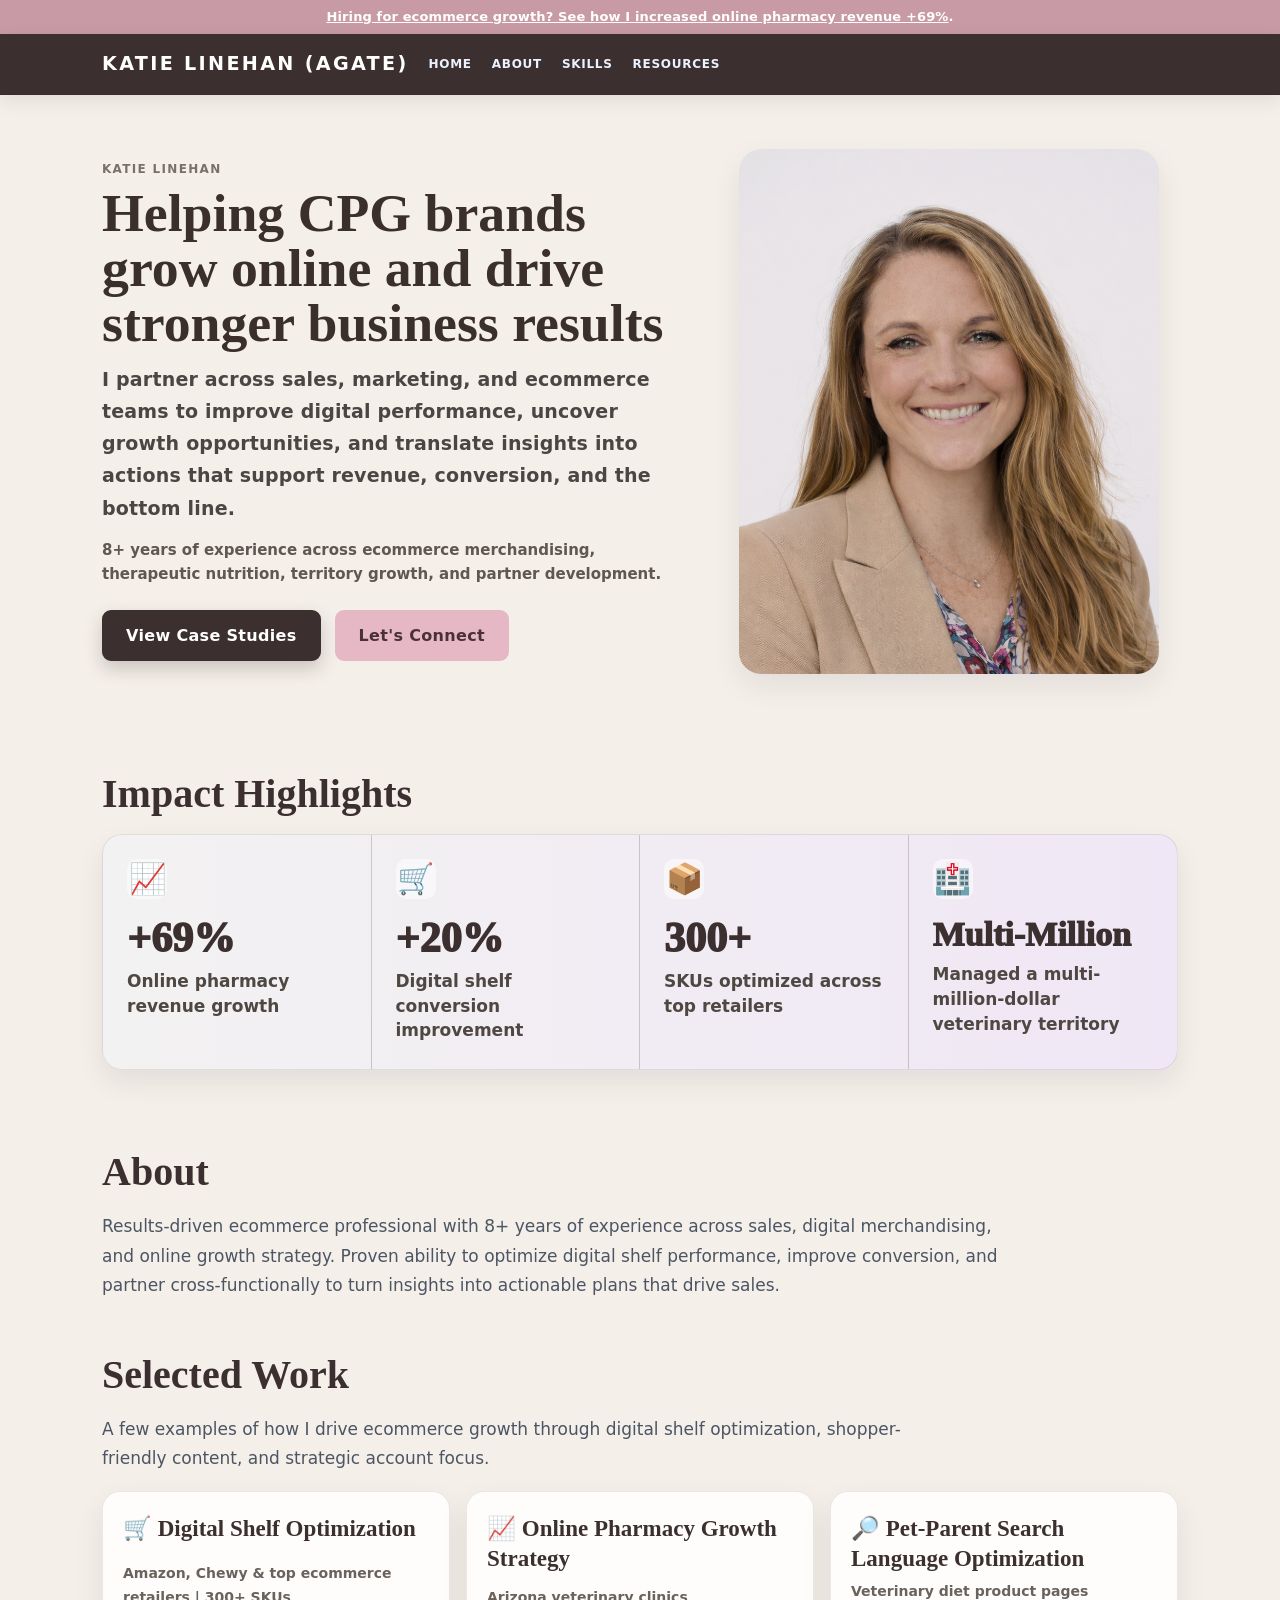
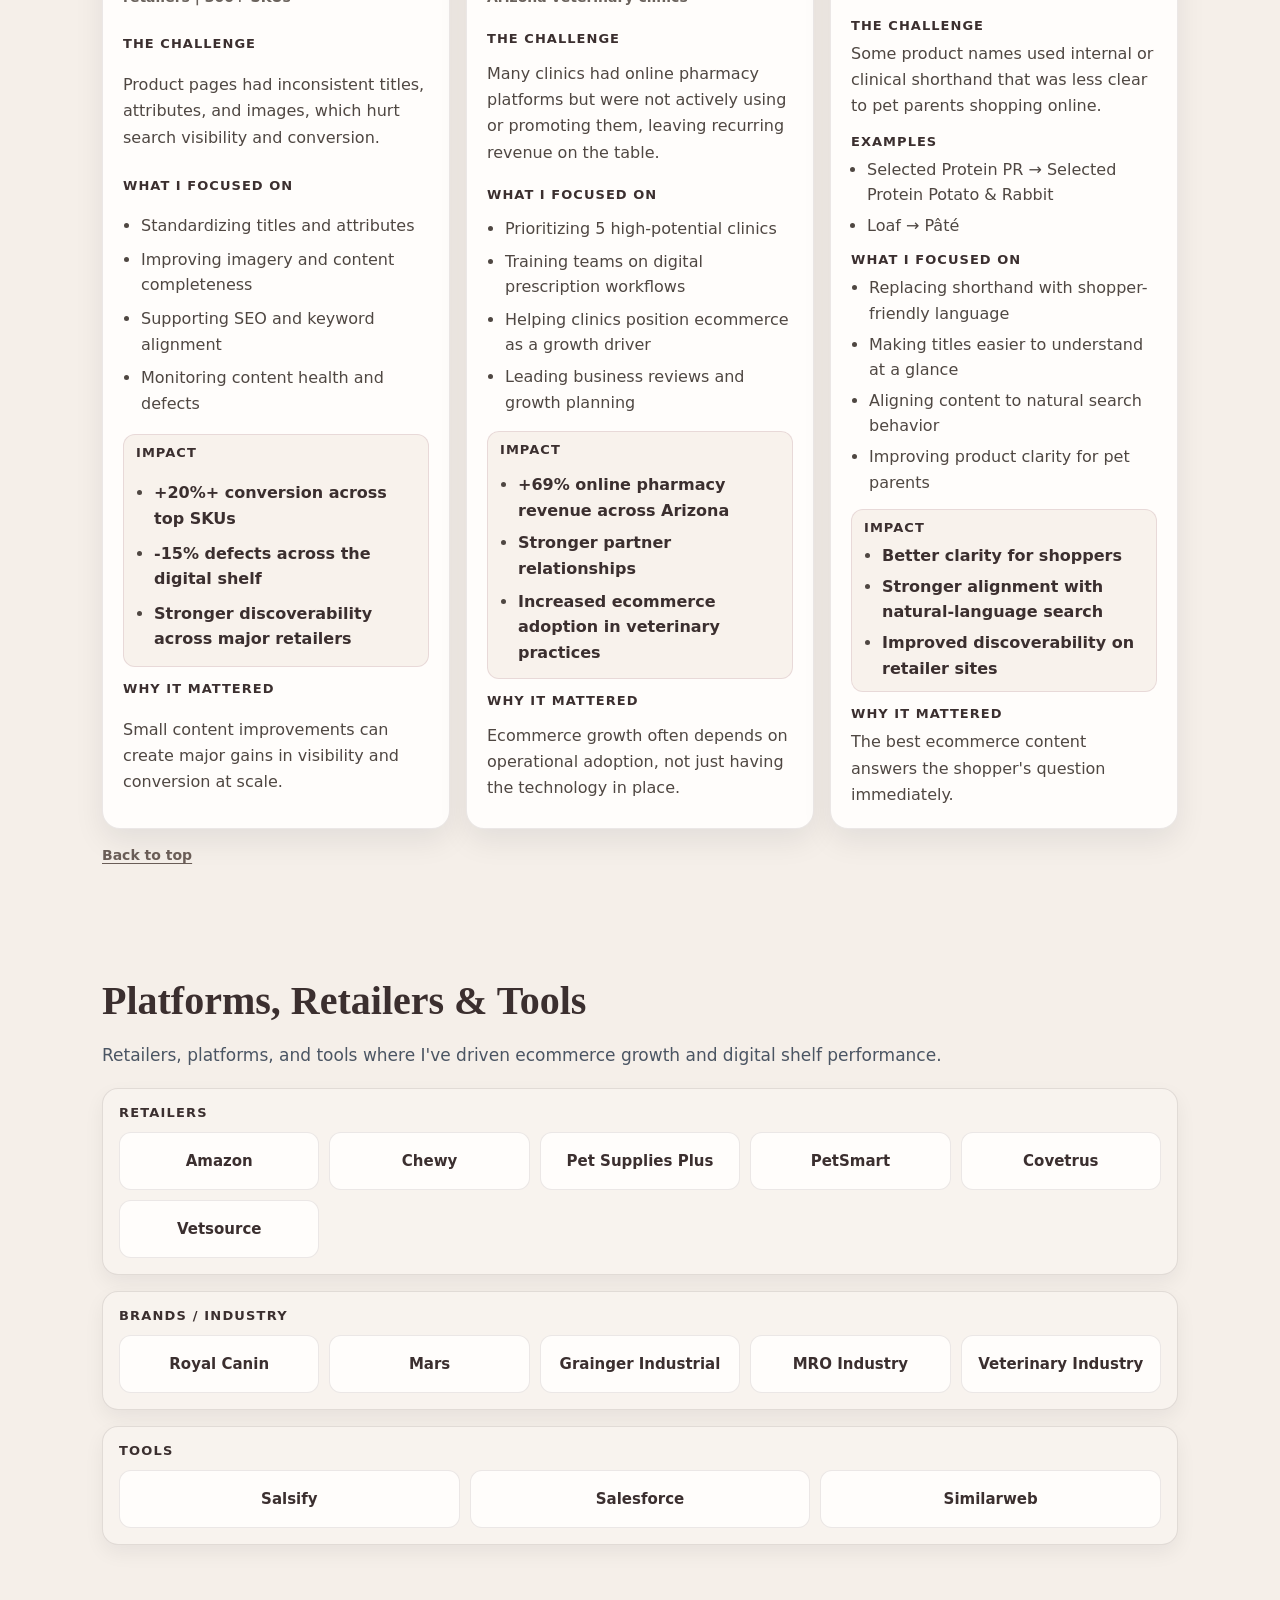
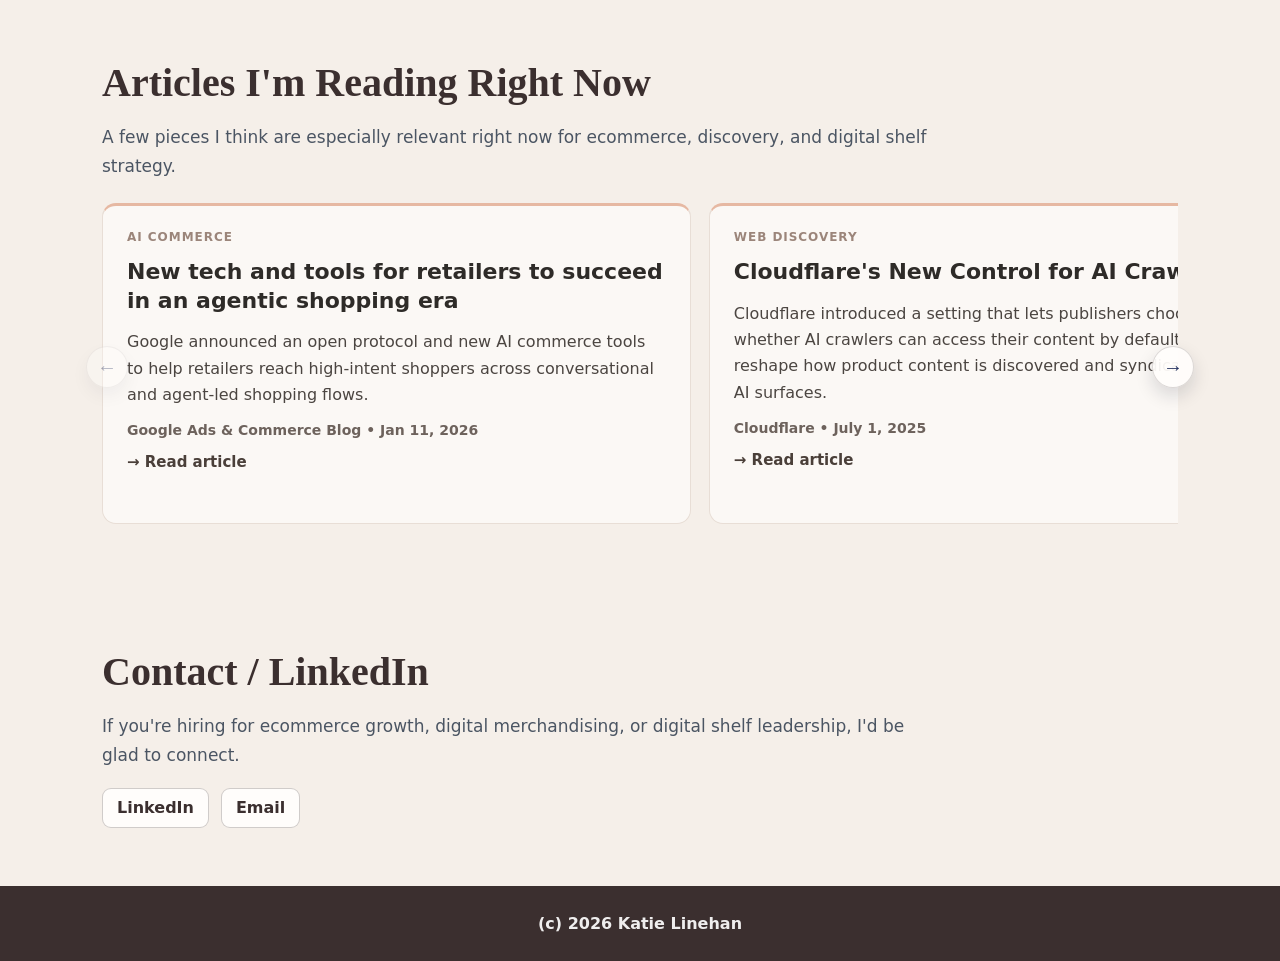
<file: index.html>
<!doctype html>
<html lang="en">
  <head>
    <meta charset="UTF-8" />
    <meta name="viewport" content="width=device-width,initial-scale=1" />
    <title>Katie Linehan | eCommerce &amp; Digital Merchandising Strategist</title>
    <link rel="icon" type="image/svg+xml" href="./favicon.svg" />
    <link rel="stylesheet" href="./styles.css?v=20260310p" />
  </head>

  <body data-page="index">
    <div class="announcement">
      <div class="container announcement__inner">
        <p>
          <span id="announcementIntro"></span>
          <a id="announcementLink" href="#" target="_blank" rel="noreferrer"></a>.
        </p>
      </div>
    </div>

    <header class="nav">
      <div class="container nav__inner">
        <div class="brand">KATIE LINEHAN (AGATE)</div>

        <nav class="nav__links" aria-label="Primary">
          <a href="./index.html">HOME</a>
          <a href="./about.html">ABOUT</a>
          <a href="./skills.html">SKILLS</a>
          <a href="./resources.html">RESOURCES</a>
        </nav>

        <button
          class="nav__toggle"
          type="button"
          aria-label="Toggle navigation menu"
          aria-controls="mobileNavMenu"
          aria-expanded="false"
        >
          <span class="nav__toggleLines" aria-hidden="true">
            <span></span>
            <span></span>
            <span></span>
          </span>
        </button>
      </div>
      <nav id="mobileNavMenu" class="mobileNavMenu" aria-label="Mobile Primary">
        <a href="./index.html">Home</a>
        <a href="./about.html">About</a>
        <a href="./skills.html">Skills</a>
        <a href="./resources.html">Resources</a>
      </nav>
    </header>

    <main id="home" class="hero">
      <div class="container hero__inner">
        <div class="hero__copy">
          <p id="heroName" class="hero__name"></p>
          <h1 id="heroHeadline" class="hero__headline"></h1>
          <p id="heroSubhead" class="hero__subhead"></p>
          <p id="heroMetaLine" class="hero__metaLine"></p>
          <div class="hero__buttons">
            <a id="heroSelectedWorkLink" class="btn btn--interview" href="#case-studies"></a>
            <a id="heroInterviewLink" class="btn btn--ghost" href="./contact.html"></a>
          </div>
        </div>

        <div class="hero__media">
          <div class="photoFrame">
            <img
              class="photo"
              src="./Headshot_Katie copy.png"
              alt="Photo of Katie Linehan"
              loading="eager"
            />
          </div>
        </div>
      </div>
    </main>

    <section id="key-results" class="section">
      <div class="container section__inner">
        <h2 id="keyResultsTitle" class="section__title"></h2>
        <div id="keyResultsList" class="keyResultsList"></div>
      </div>
    </section>

    <section id="about" class="section section--alt">
      <div class="container section__inner">
        <h2 id="aboutTitle" class="section__title"></h2>
        <div id="aboutSummary" class="aboutSummary"></div>
      </div>
    </section>

    <section id="case-studies" class="section">
      <div class="container section__inner">
        <h2 id="caseStudiesTitle" class="section__title"></h2>
        <p id="caseStudiesIntro" class="section__lede"></p>
        <div id="caseStudiesCards" class="caseStudiesGrid"></div>
        <a id="caseStudiesBackToTop" class="backToTopLink" href="#home"></a>
      </div>
    </section>

    <section id="platforms-retailers" class="section section--alt">
      <div class="container section__inner">
        <h2 id="platformsRetailersTitle" class="section__title"></h2>
        <p id="platformsRetailersLede" class="section__lede"></p>
        <div id="platformsRetailersList" class="logoGrid"></div>
      </div>
    </section>

    <section id="industry-reading" class="section">
      <div class="container section__inner">
        <h2 id="industryReadingTitle" class="section__title"></h2>
        <p id="industryReadingLede" class="section__lede"></p>
        <div class="readingScroller" data-reading-scroller>
          <button
            class="readingScroller__button readingScroller__button--prev"
            type="button"
            aria-label="Scroll to previous articles"
            data-reading-prev
          >
            <span aria-hidden="true">&larr;</span>
          </button>
          <div class="readingScroller__viewport" data-reading-viewport>
            <div id="industryReadingCards" class="readingGrid"></div>
          </div>
          <button
            class="readingScroller__button readingScroller__button--next"
            type="button"
            aria-label="Scroll to next articles"
            data-reading-next
          >
            <span aria-hidden="true">&rarr;</span>
          </button>
        </div>
      </div>
    </section>

    <section id="contact" class="section">
      <div class="container section__inner">
        <h2 id="contactTitle" class="section__title"></h2>
        <p id="contactLede" class="section__lede"></p>
        <div class="contactActions">
          <a
            id="contactLinkedInLink"
            class="contactLinkedIn"
            href="#"
            target="_blank"
            rel="noreferrer"
          ></a>
          <a id="contactEmailLink" class="contactLinkedIn" href="#"></a>
        </div>
      </div>
    </section>

    <footer class="footer">
      <div class="container footer__inner">
        <span>(c) <span id="year"></span> <span id="footerName">Katie Linehan</span></span>
      </div>
    </footer>

    <script src="./content.js?v=20260310p"></script>
    <script src="./platform.js?v=20260310p"></script>
  </body>
</html>
</file>
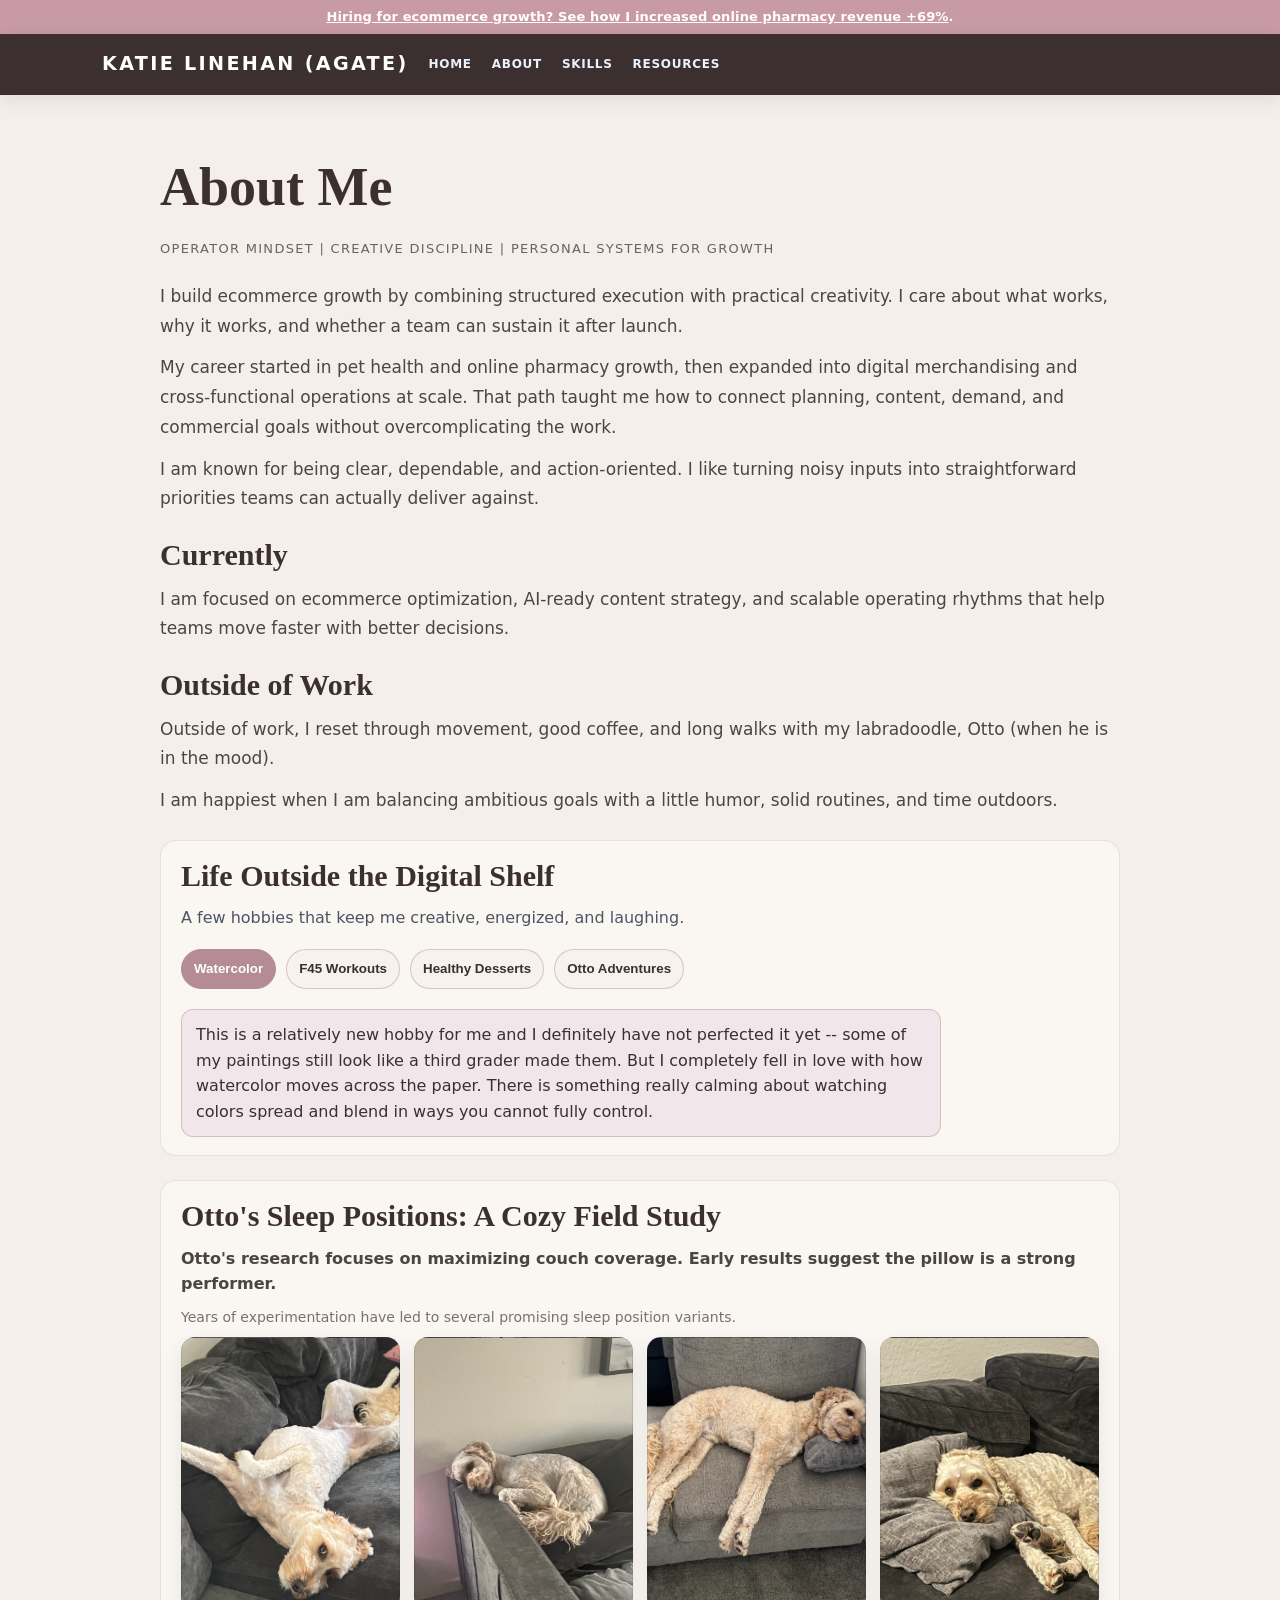
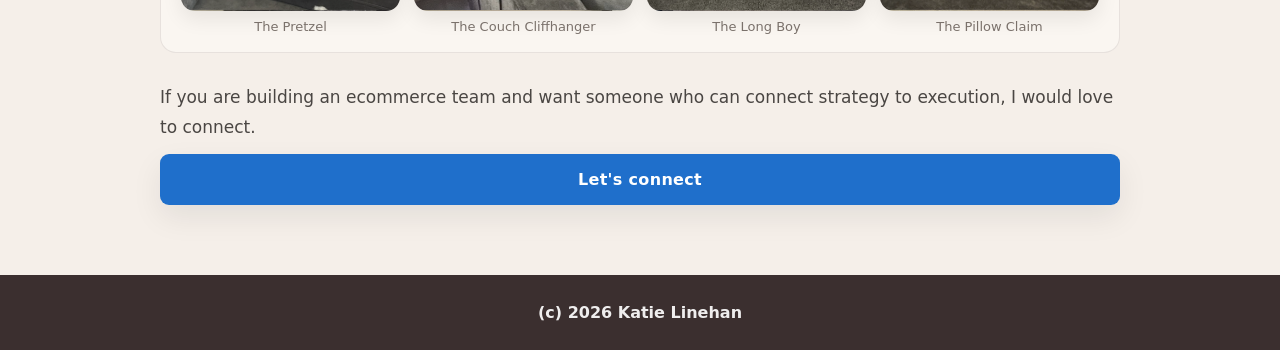
<file: about.html>
<!doctype html>
<html lang="en">
  <head>
    <meta charset="UTF-8" />
    <meta name="viewport" content="width=device-width,initial-scale=1" />
    <title>Katie Linehan | About</title>
    <link rel="icon" type="image/svg+xml" href="./favicon.svg" />
    <link rel="stylesheet" href="./styles.css?v=20260310p" />
  </head>
  <body data-page="about">
    <div class="announcement">
      <div class="container announcement__inner">
        <p>
          <span id="announcementIntro"></span>
          <a id="announcementLink" href="#" target="_blank" rel="noreferrer"></a>.
        </p>
      </div>
    </div>

    <header class="nav">
      <div class="container nav__inner">
        <div class="brand">KATIE LINEHAN (AGATE)</div>

        <nav class="nav__links" aria-label="Primary">
          <a href="./index.html">HOME</a>
          <a href="./about.html">ABOUT</a>
          <a href="./skills.html">SKILLS</a>
          <a href="./resources.html">RESOURCES</a>
        </nav>

        <button
          class="nav__toggle"
          type="button"
          aria-label="Toggle navigation menu"
          aria-controls="mobileNavMenu"
          aria-expanded="false"
        >
          <span class="nav__toggleLines" aria-hidden="true">
            <span></span>
            <span></span>
            <span></span>
          </span>
        </button>
      </div>
      <nav id="mobileNavMenu" class="mobileNavMenu" aria-label="Mobile Primary">
        <a href="./index.html">Home</a>
        <a href="./about.html">About</a>
        <a href="./skills.html">Skills</a>
        <a href="./resources.html">Resources</a>
      </nav>
    </header>

    <main class="section aboutPage" id="about">
      <div class="container">
        <section class="aboutPage__content">
          <h1 id="aboutTitle" class="aboutPage__title"></h1>
          <p id="aboutSubhead" class="aboutPage__subhead"></p>

          <div id="aboutIntro" class="aboutTextBlock"></div>

          <section class="aboutTextBlock">
            <h2 id="aboutCurrentlyTitle" class="aboutPanel__title"></h2>
            <p id="aboutCurrentlyText"></p>
          </section>

          <section class="aboutTextBlock">
            <h2 id="aboutOutsideTitle" class="aboutPanel__title"></h2>
            <div id="aboutOutsideParagraphs" class="aboutTextBlock"></div>
          </section>

          <section class="aboutPanel">
            <h2 id="aboutHobbiesTitle" class="aboutPanel__title"></h2>
            <p id="aboutHobbiesHook" class="hobbies__hook"></p>
            <div id="aboutHobbiesChips" class="chips"></div>
            <p id="aboutHobbyDescription" class="hobbyDescription"></p>
          </section>

          <section class="aboutPanel">
            <h2 id="aboutGalleryTitle" class="aboutPanel__title"></h2>
            <p id="aboutGallerySubtitle" class="aboutGallerySubtitle"></p>
            <p id="aboutGalleryNote" class="aboutGalleryNote"></p>
            <div id="aboutGalleryGrid" class="aboutPhotoGrid"></div>
          </section>

          <section class="aboutTextBlock aboutCtaBlock">
            <p id="aboutCtaText"></p>
            <a id="aboutCtaLink" class="btn btn--primary" href="./contact.html"></a>
          </section>
        </section>
      </div>
    </main>

    <footer class="footer">
      <div class="container footer__inner">
        <span>(c) <span id="year"></span> <span id="footerName">Katie Linehan</span></span>
      </div>
    </footer>

    <script src="./content.js?v=20260310p"></script>
    <script src="./platform.js?v=20260310p"></script>
  </body>
</html>
</file>
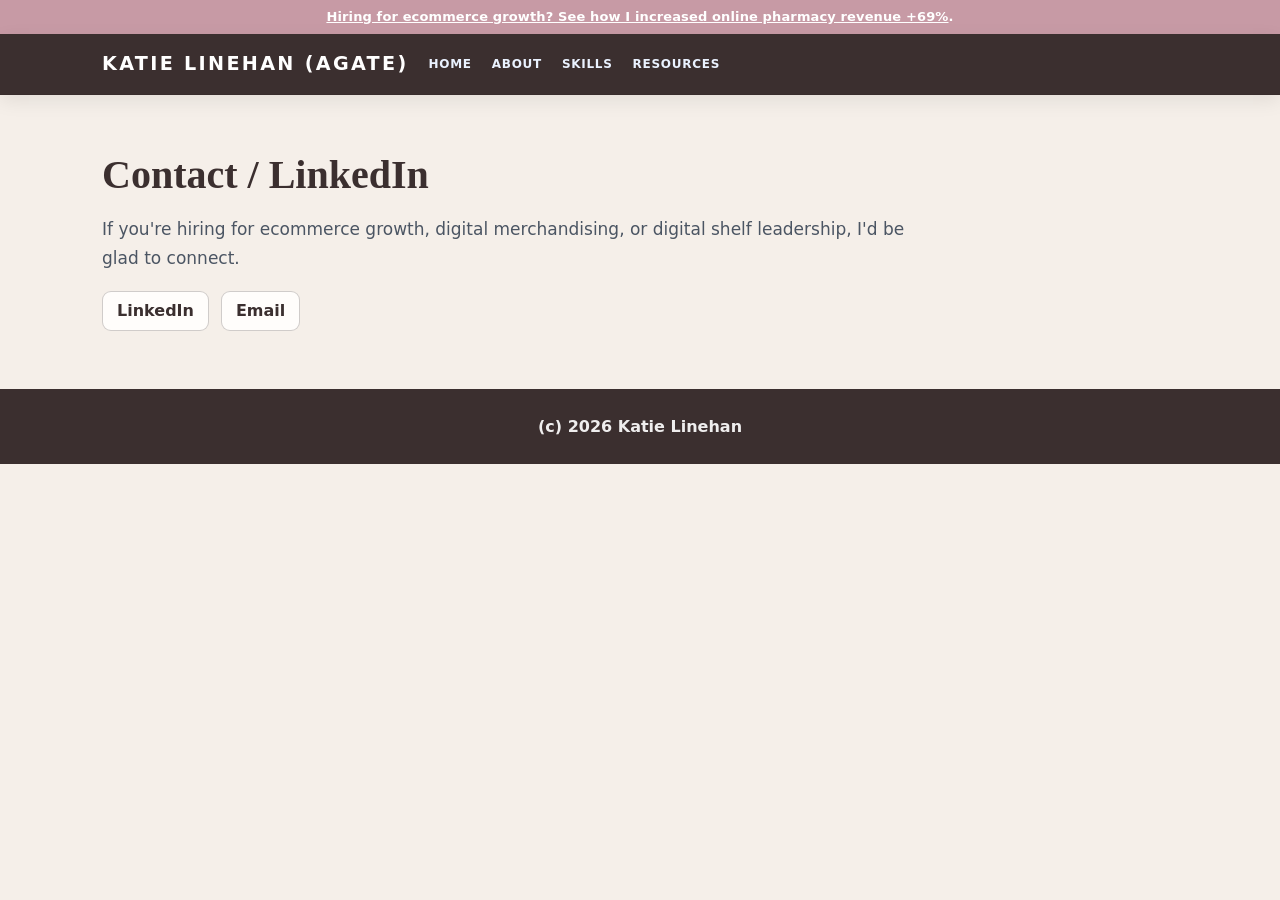
<file: contact.html>
<!doctype html>
<html lang="en">
  <head>
    <meta charset="UTF-8" />
    <meta name="viewport" content="width=device-width,initial-scale=1" />
    <title>Katie Linehan | Contact</title>
    <link rel="icon" type="image/svg+xml" href="./favicon.svg" />
    <link rel="stylesheet" href="./styles.css?v=20260310p" />
  </head>
  <body data-page="contact">
    <div class="announcement">
      <div class="container announcement__inner">
        <p>
          <span id="announcementIntro"></span>
          <a id="announcementLink" href="#" target="_blank" rel="noreferrer"></a>.
        </p>
      </div>
    </div>

    <header class="nav">
      <div class="container nav__inner">
        <div class="brand">KATIE LINEHAN (AGATE)</div>
        <nav class="nav__links" aria-label="Primary">
          <a href="./index.html">HOME</a>
          <a href="./about.html">ABOUT</a>
          <a href="./skills.html">SKILLS</a>
          <a href="./resources.html">RESOURCES</a>
        </nav>
        <button
          class="nav__toggle"
          type="button"
          aria-label="Toggle navigation menu"
          aria-controls="mobileNavMenu"
          aria-expanded="false"
        >
          <span class="nav__toggleLines" aria-hidden="true">
            <span></span>
            <span></span>
            <span></span>
          </span>
        </button>
      </div>
      <nav id="mobileNavMenu" class="mobileNavMenu" aria-label="Mobile Primary">
        <a href="./index.html">Home</a>
        <a href="./about.html">About</a>
        <a href="./skills.html">Skills</a>
        <a href="./resources.html">Resources</a>
      </nav>
    </header>

    <main class="section">
      <div class="container section__inner">
        <h1 id="contactTitle" class="section__title"></h1>
        <p id="contactLede" class="section__lede"></p>
        <div class="contactActions">
          <a
            id="contactLinkedInLink"
            class="contactLinkedIn"
            href="#"
            target="_blank"
            rel="noreferrer"
          ></a>
          <a id="contactEmailLink" class="contactLinkedIn" href="#"></a>
        </div>
      </div>
    </main>

    <footer class="footer">
      <div class="container footer__inner">
        <span>(c) <span id="year"></span> <span id="footerName">Katie Linehan</span></span>
      </div>
    </footer>

    <script src="./content.js?v=20260310p"></script>
    <script src="./platform.js?v=20260310p"></script>
  </body>
</html>
</file>
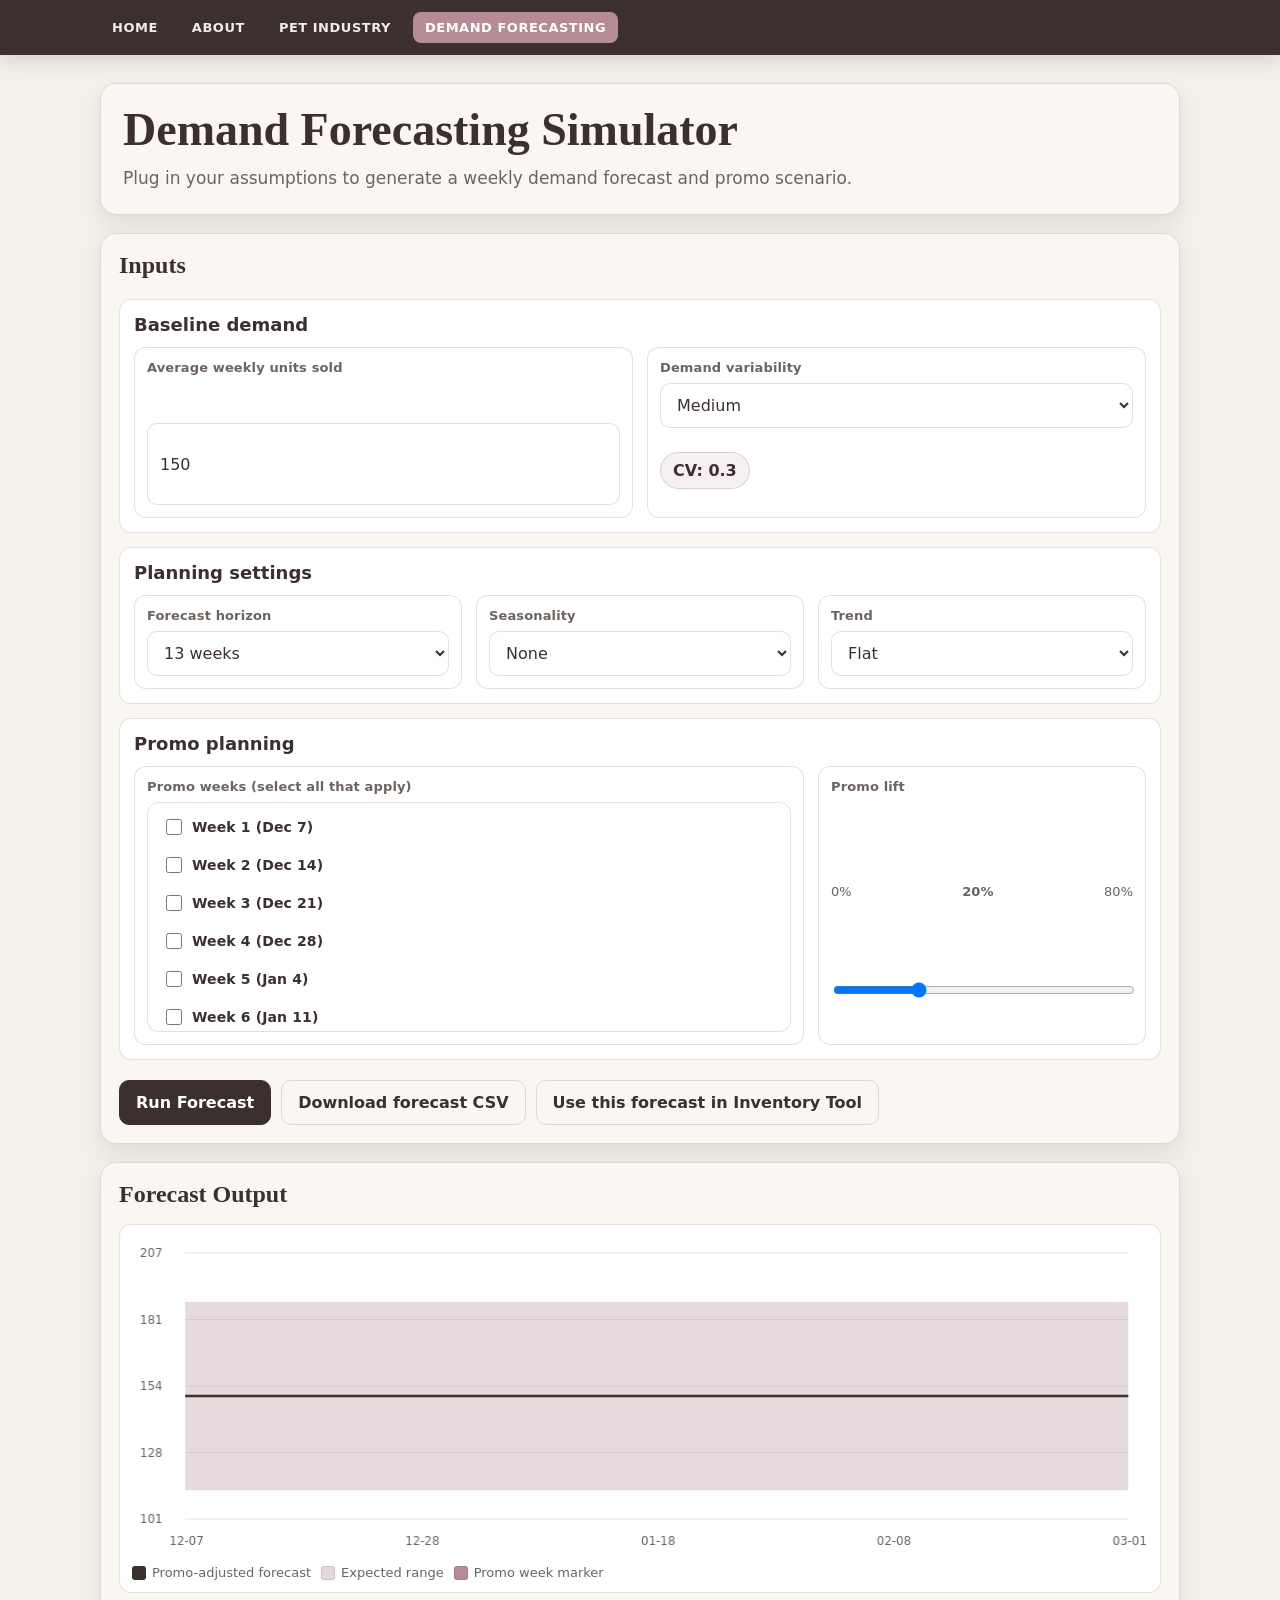
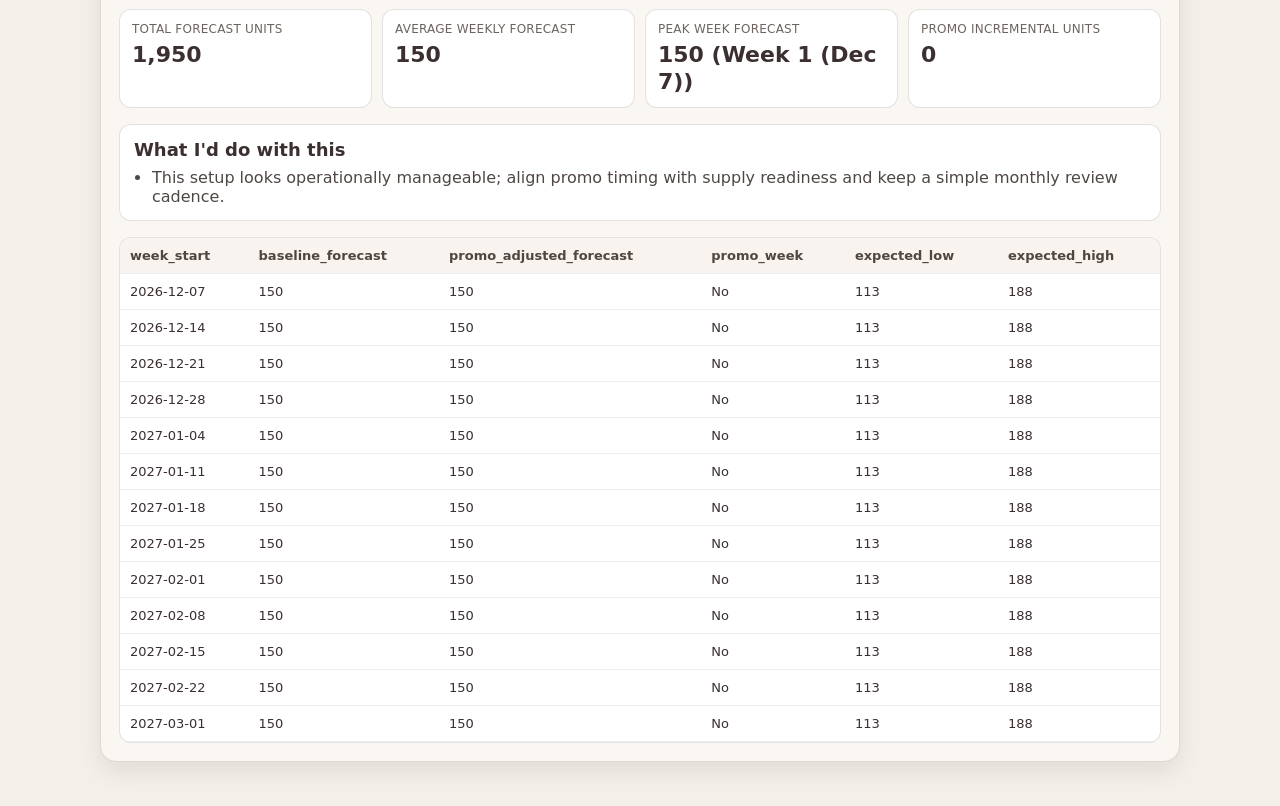
<file: forecasting.html>
<!--
Demand Forecasting Simulator: Users set baseline demand, variability, horizon, seasonality, trend, and promo weeks/lift.
The page generates a deterministic week-by-week forecast, expected range band, promo-adjusted view, chart, summary metrics, actionable operator notes, CSV export, and optional inventory-tool handoff via localStorage.
-->
<!doctype html>
<html lang="en">
  <head>
    <meta charset="UTF-8" />
    <meta name="viewport" content="width=device-width,initial-scale=1" />
    <title>Demand Forecasting Simulator</title>
    <link rel="icon" type="image/svg+xml" href="./favicon.svg" />
    <style>
      :root {
        --bg: #f5efe9;
        --panel: #faf6f1;
        --ink: #3b2f2f;
        --muted: #6d645f;
        --accent: #b58c95;
        --accent-dark: #8e6c74;
        --line: rgba(59, 47, 47, 0.14);
        --shadow: 0 10px 24px rgba(0, 0, 0, 0.08);
        --ok: #2d6b45;
        --warn: #8a5a1f;
      }

      * {
        box-sizing: border-box;
      }

      body {
        margin: 0;
        background: var(--bg);
        color: var(--ink);
        font-family: ui-sans-serif, system-ui, -apple-system, Segoe UI, Roboto, Helvetica, Arial, sans-serif;
      }

      .topTabs {
        position: sticky;
        top: 0;
        z-index: 20;
        border-bottom: 1px solid var(--line);
        background: #3b2f2f;
        box-shadow: 0 6px 18px rgba(0, 0, 0, 0.12);
      }

      .topTabs__inner {
        max-width: 1120px;
        margin: 0 auto;
        padding: 0 20px;
        min-height: 54px;
        display: flex;
        align-items: center;
        gap: 10px;
        flex-wrap: wrap;
      }

      .tabLink {
        color: #f2ece7;
        text-decoration: none;
        padding: 8px 12px;
        border-radius: 8px;
        font-size: 13px;
        letter-spacing: 0.04em;
        text-transform: uppercase;
        font-weight: 700;
      }

      .tabLink:hover,
      .tabLink:focus-visible {
        background: rgba(255, 255, 255, 0.14);
        outline: none;
      }

      .tabLink[aria-current="page"] {
        background: var(--accent);
        color: #ffffff;
      }

      .wrap {
        max-width: 1120px;
        margin: 0 auto;
        padding: 28px 20px 44px;
        display: grid;
        gap: 18px;
      }

      .headerCard,
      .panel,
      .outputPanel {
        background: var(--panel);
        border: 1px solid var(--line);
        border-radius: 16px;
        box-shadow: var(--shadow);
      }

      .headerCard {
        padding: 22px;
      }

      h1 {
        margin: 0;
        font-size: clamp(30px, 4.1vw, 46px);
        line-height: 1.05;
        font-family: ui-serif, Georgia, Times, "Times New Roman", serif;
      }

      .microcopy {
        margin: 10px 0 0;
        color: var(--muted);
        font-size: 17px;
        line-height: 1.65;
        max-width: 860px;
      }

      .panel {
        padding: 18px;
        display: grid;
        gap: 20px;
      }

      .panelTitle {
        margin: 0;
        font-size: 24px;
        font-family: ui-serif, Georgia, Times, "Times New Roman", serif;
      }

      .grid {
        display: grid;
        grid-template-columns: repeat(12, minmax(0, 1fr));
        gap: 14px;
      }

      .field,
      .subPanel {
        background: #fff;
        border: 1px solid var(--line);
        border-radius: 12px;
      }

      .subPanel {
        padding: 14px;
        display: grid;
        gap: 12px;
      }

      .subPanel h3 {
        margin: 0;
        font-size: 18px;
      }

      .field {
        padding: 12px;
        display: grid;
        gap: 8px;
      }

      .field label {
        font-size: 13px;
        color: var(--muted);
        font-weight: 700;
        letter-spacing: 0.01em;
      }

      input,
      select {
        width: 100%;
        border: 1px solid var(--line);
        border-radius: 10px;
        padding: 11px 12px;
        font: inherit;
        color: var(--ink);
        background: #fff;
      }

      input:focus,
      select:focus,
      button:focus-visible,
      a:focus-visible {
        outline: 2px solid var(--accent);
        outline-offset: 2px;
      }

      .helper {
        margin: 0;
        color: var(--muted);
        font-size: 13px;
      }

      .pillReadout {
        display: inline-flex;
        align-items: center;
        gap: 8px;
        color: var(--ink);
        font-weight: 700;
        background: #f7f0f2;
        border: 1px solid rgba(181, 140, 149, 0.35);
        border-radius: 999px;
        padding: 8px 12px;
        width: fit-content;
      }

      .hidden {
        display: none !important;
      }

      .weekChecklistWrap {
        border: 1px solid var(--line);
        border-radius: 12px;
        background: #fff;
        max-height: 230px;
        overflow: auto;
        padding: 8px;
      }

      .weekChecklist {
        display: grid;
        gap: 6px;
      }

      .weekItem {
        display: flex;
        align-items: center;
        gap: 10px;
        padding: 8px 10px;
        border-radius: 9px;
      }

      .weekItem:hover {
        background: #f7f1f3;
      }

      .weekItem input {
        width: 16px;
        height: 16px;
        margin: 0;
      }

      .weekLabel {
        font-size: 14px;
        color: var(--ink);
      }

      .rangeRow {
        display: grid;
        gap: 8px;
      }

      .rangeHeader {
        display: flex;
        justify-content: space-between;
        gap: 8px;
        font-size: 13px;
        color: var(--muted);
      }

      .ctaRow {
        display: flex;
        flex-wrap: wrap;
        gap: 10px;
        align-items: center;
      }

      .btn {
        border: 1px solid transparent;
        border-radius: 10px;
        font: inherit;
        font-weight: 800;
        cursor: pointer;
        padding: 12px 16px;
        text-decoration: none;
        display: inline-flex;
        align-items: center;
        justify-content: center;
      }

      .btnPrimary {
        background: #3b2f2f;
        color: #fff;
        border-color: #3b2f2f;
      }

      .btnPrimary:hover {
        background: #322828;
      }

      .btnSecondary {
        background: transparent;
        color: var(--ink);
        border-color: var(--line);
      }

      .btnSecondary:hover {
        background: #f2e7e9;
        border-color: rgba(181, 140, 149, 0.7);
      }

      .outputPanel {
        padding: 18px;
        display: grid;
        gap: 16px;
      }

      .chartWrap {
        background: #fff;
        border: 1px solid var(--line);
        border-radius: 12px;
        padding: 12px;
      }

      canvas {
        width: 100%;
        height: 320px;
        display: block;
      }

      .legend {
        margin-top: 8px;
        display: flex;
        flex-wrap: wrap;
        gap: 10px;
        font-size: 13px;
        color: var(--muted);
      }

      .legendItem {
        display: inline-flex;
        align-items: center;
        gap: 6px;
      }

      .swatch {
        width: 14px;
        height: 14px;
        border-radius: 3px;
        border: 1px solid var(--line);
      }

      .cards {
        display: grid;
        grid-template-columns: repeat(4, minmax(0, 1fr));
        gap: 10px;
      }

      .summaryCard {
        background: #fff;
        border: 1px solid var(--line);
        border-radius: 12px;
        padding: 12px;
      }

      .summaryLabel {
        margin: 0;
        color: var(--muted);
        font-size: 12px;
        letter-spacing: 0.02em;
        text-transform: uppercase;
      }

      .summaryValue {
        margin: 6px 0 0;
        font-size: 22px;
        font-weight: 900;
        line-height: 1.2;
      }

      .tableWrap {
        border: 1px solid var(--line);
        border-radius: 12px;
        overflow: auto;
        background: #fff;
      }

      table {
        width: 100%;
        border-collapse: collapse;
        min-width: 760px;
      }

      th,
      td {
        padding: 10px 10px;
        border-bottom: 1px solid rgba(59, 47, 47, 0.08);
        text-align: left;
        font-size: 13px;
      }

      th {
        position: sticky;
        top: 0;
        background: #f8f3ee;
        color: #4e4641;
        z-index: 1;
      }

      .insightPanel {
        background: #fff;
        border: 1px solid var(--line);
        border-radius: 12px;
        padding: 14px;
      }

      .insightPanel h3 {
        margin: 0 0 8px;
        font-size: 18px;
      }

      .insightPanel ul {
        margin: 0;
        padding-left: 18px;
        display: grid;
        gap: 7px;
        color: #4f4743;
      }

      .insightWarn {
        color: var(--warn);
      }

      .insightOk {
        color: var(--ok);
      }

      .handoffHint {
        margin: 0;
        font-size: 13px;
        color: var(--muted);
      }

      .handoffLink {
        color: var(--accent-dark);
        font-weight: 700;
        text-decoration: underline;
        text-underline-offset: 3px;
      }

      @media (max-width: 980px) {
        .cards {
          grid-template-columns: repeat(2, minmax(0, 1fr));
        }

        .grid {
          grid-template-columns: 1fr;
        }

        .headerCard,
        .panel,
        .outputPanel {
          padding: 14px;
          border-radius: 14px;
        }

        canvas {
          height: 260px;
        }
      }
    </style>
  </head>
  <body>
    <header class="topTabs">
      <div class="topTabs__inner">
        <a class="tabLink" href="./index.html">Home</a>
        <a class="tabLink" href="./about.html">About</a>
        <a class="tabLink" href="./pet-industry.html">Pet Industry</a>
        <a class="tabLink" href="./forecasting.html" aria-current="page">Demand Forecasting</a>
      </div>
    </header>

    <main class="wrap">
      <section class="headerCard">
        <h1>Demand Forecasting Simulator</h1>
        <p class="microcopy">Plug in your assumptions to generate a weekly demand forecast and promo scenario.</p>
      </section>

      <section class="panel" aria-labelledby="inputsTitle">
        <h2 id="inputsTitle" class="panelTitle">Inputs</h2>

        <div class="grid">
          <section class="subPanel" style="grid-column: span 12;">
            <h3>Baseline demand</h3>
            <div class="grid">
              <div class="field" style="grid-column: span 6;">
                <label for="avgWeeklyUnits">Average weekly units sold</label>
                <input id="avgWeeklyUnits" type="number" min="0" step="1" value="150" />
              </div>
              <div class="field" style="grid-column: span 6;">
                <label for="demandVariability">Demand variability</label>
                <select id="demandVariability">
                  <option value="low">Low</option>
                  <option value="medium" selected>Medium</option>
                  <option value="high">High</option>
                </select>
                <p id="cvReadout" class="pillReadout">CV: 0.25</p>
              </div>
            </div>
          </section>

          <section class="subPanel" style="grid-column: span 12;">
            <h3>Planning settings</h3>
            <div class="grid">
              <div class="field" style="grid-column: span 4;">
                <label for="horizonWeeks">Forecast horizon</label>
                <select id="horizonWeeks">
                  <option value="8">8 weeks</option>
                  <option value="13" selected>13 weeks</option>
                  <option value="26">26 weeks</option>
                </select>
              </div>
              <div class="field" style="grid-column: span 4;">
                <label for="seasonality">Seasonality</label>
                <select id="seasonality">
                  <option value="none" selected>None</option>
                  <option value="mild">Mild</option>
                  <option value="strong">Strong</option>
                </select>
              </div>
              <div class="field" style="grid-column: span 4;">
                <label for="trend">Trend</label>
                <select id="trend">
                  <option value="flat" selected>Flat</option>
                  <option value="growing">Growing</option>
                  <option value="declining">Declining</option>
                </select>
              </div>
              <div id="trendPctWrap" class="field hidden" style="grid-column: span 4;">
                <label for="trendPctMonth">Trend % per month</label>
                <input id="trendPctMonth" type="number" min="0" step="0.1" value="0" />
                <p class="helper">Used only for Growing/Declining.</p>
              </div>
            </div>
          </section>

          <section class="subPanel" style="grid-column: span 12;">
            <h3>Promo planning</h3>
            <div class="grid">
              <div class="field" style="grid-column: span 8;">
                <label>Promo weeks (select all that apply)</label>
                <div class="weekChecklistWrap">
                  <div id="weekChecklist" class="weekChecklist"></div>
                </div>
              </div>
              <div class="field" style="grid-column: span 4;">
                <label for="promoLift">Promo lift</label>
                <div class="rangeRow">
                  <div class="rangeHeader">
                    <span>0%</span>
                    <strong id="promoLiftReadout">20%</strong>
                    <span>80%</span>
                  </div>
                  <input id="promoLift" type="range" min="0" max="80" step="1" value="20" />
                </div>
              </div>
            </div>
          </section>
        </div>

        <div class="ctaRow">
          <button id="runForecastBtn" class="btn btnPrimary" type="button">Run Forecast</button>
          <button id="downloadCsvBtn" class="btn btnSecondary" type="button">Download forecast CSV</button>
          <button id="handoffBtn" class="btn btnSecondary" type="button">Use this forecast in Inventory Tool</button>
          <p id="handoffHint" class="handoffHint hidden">
            Forecast saved. Open <a class="handoffLink" href="./inventory.html">inventory.html</a> when ready.
          </p>
        </div>
      </section>

      <section class="outputPanel" aria-labelledby="outputsTitle">
        <h2 id="outputsTitle" class="panelTitle">Forecast Output</h2>

        <div class="chartWrap">
          <canvas id="forecastCanvas" width="1000" height="360" aria-label="Forecast chart" role="img"></canvas>
          <div class="legend">
            <span class="legendItem"><span class="swatch" style="background:#3b2f2f"></span>Promo-adjusted forecast</span>
            <span class="legendItem"><span class="swatch" style="background:rgba(181,140,149,.35)"></span>Expected range</span>
            <span class="legendItem"><span class="swatch" style="background:#b58c95"></span>Promo week marker</span>
          </div>
        </div>

        <div class="cards">
          <article class="summaryCard">
            <p class="summaryLabel">Total forecast units</p>
            <p id="sumTotal" class="summaryValue">0</p>
          </article>
          <article class="summaryCard">
            <p class="summaryLabel">Average weekly forecast</p>
            <p id="sumAvg" class="summaryValue">0</p>
          </article>
          <article class="summaryCard">
            <p class="summaryLabel">Peak week forecast</p>
            <p id="sumPeak" class="summaryValue">0</p>
          </article>
          <article class="summaryCard">
            <p class="summaryLabel">Promo incremental units</p>
            <p id="sumPromoInc" class="summaryValue">0</p>
          </article>
        </div>

        <div class="insightPanel">
          <h3>What I'd do with this</h3>
          <ul id="insightList"></ul>
        </div>

        <div class="tableWrap">
          <table>
            <thead>
              <tr>
                <th>week_start</th>
                <th>baseline_forecast</th>
                <th>promo_adjusted_forecast</th>
                <th>promo_week</th>
                <th>expected_low</th>
                <th>expected_high</th>
              </tr>
            </thead>
            <tbody id="forecastTableBody"></tbody>
          </table>
        </div>
      </section>
    </main>

    <script>
      (function () {
        "use strict";

        var cvMap = {
          low: 0.15,
          medium: 0.25,
          high: 0.4
        };

        var debounceTimer = null;
        var latestRows = [];
        var latestMetadata = null;

        var els = {
          avgWeeklyUnits: document.getElementById("avgWeeklyUnits"),
          demandVariability: document.getElementById("demandVariability"),
          cvReadout: document.getElementById("cvReadout"),
          horizonWeeks: document.getElementById("horizonWeeks"),
          seasonality: document.getElementById("seasonality"),
          trend: document.getElementById("trend"),
          trendPctWrap: document.getElementById("trendPctWrap"),
          trendPctMonth: document.getElementById("trendPctMonth"),
          weekChecklist: document.getElementById("weekChecklist"),
          promoLift: document.getElementById("promoLift"),
          promoLiftReadout: document.getElementById("promoLiftReadout"),
          runForecastBtn: document.getElementById("runForecastBtn"),
          downloadCsvBtn: document.getElementById("downloadCsvBtn"),
          handoffBtn: document.getElementById("handoffBtn"),
          handoffHint: document.getElementById("handoffHint"),
          sumTotal: document.getElementById("sumTotal"),
          sumAvg: document.getElementById("sumAvg"),
          sumPeak: document.getElementById("sumPeak"),
          sumPromoInc: document.getElementById("sumPromoInc"),
          forecastTableBody: document.getElementById("forecastTableBody"),
          insightList: document.getElementById("insightList"),
          forecastCanvas: document.getElementById("forecastCanvas")
        };

        function fmtInt(value) {
          return Math.round(value).toLocaleString();
        }

        function fmtOne(value) {
          return Number(value).toFixed(1);
        }

        function toISODate(dateObj) {
          var y = dateObj.getFullYear();
          var m = String(dateObj.getMonth() + 1).padStart(2, "0");
          var d = String(dateObj.getDate()).padStart(2, "0");
          return y + "-" + m + "-" + d;
        }

        function prettyWeekLabel(dateObj, weekIndex) {
          var month = dateObj.toLocaleDateString(undefined, { month: "short" });
          var day = dateObj.toLocaleDateString(undefined, { day: "numeric" });
          return "Week " + (weekIndex + 1) + " (" + month + " " + day + ")";
        }

        function getNextMonday() {
          var now = new Date();
          now.setHours(0, 0, 0, 0);
          var day = now.getDay();
          var daysUntilMonday = ((8 - day) % 7) || 7;
          var monday = new Date(now);
          monday.setDate(now.getDate() + daysUntilMonday);
          return monday;
        }

        function buildWeekStarts(horizon) {
          var starts = [];
          var first = getNextMonday();
          for (var i = 0; i < horizon; i += 1) {
            var d = new Date(first);
            d.setDate(first.getDate() + i * 7);
            starts.push(d);
          }
          return starts;
        }

        function seasonalityMultiplier(type, index) {
          if (type === "none") return 1;
          var cycle = 13;
          var radians = (2 * Math.PI * (index % cycle)) / cycle;
          var amp = type === "strong" ? 0.2 : 0.1;
          return 1 + amp * Math.sin(radians);
        }

        function trendMultiplier(type, index, pctPerMonth) {
          if (type === "flat") return 1;
          var pct = Math.max(0, Number(pctPerMonth) || 0);
          if (type === "declining") {
            pct = Math.min(99, pct);
          }
          var monthlyFactor = type === "growing" ? 1 + pct / 100 : 1 - pct / 100;
          var weeklyFactor = Math.pow(monthlyFactor, 1 / 4.345);
          return Math.pow(weeklyFactor, index);
        }

        function getState() {
          var mean = Math.max(0, Number(els.avgWeeklyUnits.value) || 0);
          var variability = els.demandVariability.value;
          var cv = cvMap[variability] || cvMap.medium;
          var horizon = Number(els.horizonWeeks.value) || 13;
          var seasonality = els.seasonality.value;
          var trend = els.trend.value;
          var trendPctMonth = Math.max(0, Number(els.trendPctMonth.value) || 0);
          var promoLift = Math.max(0, Number(els.promoLift.value) || 0) / 100;

          var promoWeeks = new Set();
          var checks = els.weekChecklist.querySelectorAll("input[type='checkbox']");
          checks.forEach(function (input) {
            if (input.checked) {
              promoWeeks.add(Number(input.dataset.weekIndex));
            }
          });

          return {
            mean: mean,
            cv: cv,
            horizon: horizon,
            seasonality: seasonality,
            trend: trend,
            trendPctMonth: trendPctMonth,
            promoLift: promoLift,
            promoWeeks: promoWeeks,
            variability: variability
          };
        }

        function rebuildWeekChecklist() {
          var horizon = Number(els.horizonWeeks.value) || 13;
          var starts = buildWeekStarts(horizon);

          var selectedBefore = new Set();
          var existing = els.weekChecklist.querySelectorAll("input[type='checkbox']");
          existing.forEach(function (input) {
            if (input.checked) selectedBefore.add(Number(input.dataset.weekIndex));
          });

          els.weekChecklist.innerHTML = "";

          starts.forEach(function (dateObj, idx) {
            var row = document.createElement("label");
            row.className = "weekItem";

            var cb = document.createElement("input");
            cb.type = "checkbox";
            cb.dataset.weekIndex = String(idx);
            cb.checked = selectedBefore.has(idx);

            var text = document.createElement("span");
            text.className = "weekLabel";
            text.textContent = prettyWeekLabel(dateObj, idx);

            row.appendChild(cb);
            row.appendChild(text);
            els.weekChecklist.appendChild(row);
          });
        }

        function computeForecast(state) {
          var starts = buildWeekStarts(state.horizon);
          var rows = [];

          for (var i = 0; i < state.horizon; i += 1) {
            var base =
              state.mean *
              seasonalityMultiplier(state.seasonality, i) *
              trendMultiplier(state.trend, i, state.trendPctMonth);

            var promoWeek = state.promoWeeks.has(i);
            var promoAdjusted = promoWeek ? base * (1 + state.promoLift) : base;

            var low = promoAdjusted * (1 - state.cv);
            var high = promoAdjusted * (1 + state.cv);

            rows.push({
              idx: i,
              week_start: toISODate(starts[i]),
              label: prettyWeekLabel(starts[i], i),
              baseline_forecast: base,
              promo_adjusted_forecast: promoAdjusted,
              promo_week: promoWeek,
              expected_low: low,
              expected_high: high
            });
          }

          return rows;
        }

        function renderSummary(rows) {
          if (!rows.length) return;

          var total = rows.reduce(function (acc, row) {
            return acc + row.promo_adjusted_forecast;
          }, 0);
          var avg = total / rows.length;

          var peak = rows.reduce(function (maxRow, row) {
            return row.promo_adjusted_forecast > maxRow.promo_adjusted_forecast ? row : maxRow;
          }, rows[0]);

          var promoIncremental = rows.reduce(function (acc, row) {
            return acc + (row.promo_adjusted_forecast - row.baseline_forecast);
          }, 0);

          els.sumTotal.textContent = fmtInt(total);
          els.sumAvg.textContent = fmtInt(avg);
          els.sumPeak.textContent = fmtInt(peak.promo_adjusted_forecast) + " (" + peak.label + ")";
          els.sumPromoInc.textContent = fmtInt(promoIncremental);
        }

        function renderTable(rows) {
          els.forecastTableBody.innerHTML = rows
            .map(function (row) {
              return (
                "<tr>" +
                "<td>" + row.week_start + "</td>" +
                "<td>" + fmtInt(row.baseline_forecast) + "</td>" +
                "<td>" + fmtInt(row.promo_adjusted_forecast) + "</td>" +
                "<td>" + (row.promo_week ? "Yes" : "No") + "</td>" +
                "<td>" + fmtInt(row.expected_low) + "</td>" +
                "<td>" + fmtInt(row.expected_high) + "</td>" +
                "</tr>"
              );
            })
            .join("");
        }

        function renderInsights(rows, state) {
          var promoWeeksCount = rows.filter(function (r) { return r.promo_week; }).length;
          var items = [];

          if (state.promoLift >= 0.3 && promoWeeksCount >= 3) {
            items.push("Promo intensity is high across multiple weeks; pressure-test inventory buffers to reduce stockout risk.");
          }

          if (state.seasonality === "strong") {
            items.push("Strong seasonality selected; validate these assumptions against last-year weekly patterns before locking plans.");
          } else if (state.seasonality === "mild") {
            items.push("Mild seasonality is a good starting point; review category events to tune peaks and troughs.");
          }

          if (state.trend === "growing") {
            items.push("With a growth trend, revisit assumptions monthly so demand plans stay aligned to current run-rate.");
          }

          if (state.trend === "declining") {
            items.push("With a declining trend, monitor markdown and media strategy to protect velocity in softer weeks.");
          }

          if (state.cv >= 0.4) {
            items.push("High variability suggests wider operating ranges; coordinate supply and account teams on upside/downside scenarios.");
          }

          if (!items.length) {
            items.push("This setup looks operationally manageable; align promo timing with supply readiness and keep a simple monthly review cadence.");
          }

          els.insightList.innerHTML = items
            .slice(0, 3)
            .map(function (txt) { return "<li>" + txt + "</li>"; })
            .join("");
        }

        function drawChart(rows) {
          var canvas = els.forecastCanvas;
          var ctx = canvas.getContext("2d");
          if (!ctx) return;

          var parent = canvas.parentElement;
          if (parent) {
            var cssWidth = parent.clientWidth - 8;
            var dpr = window.devicePixelRatio || 1;
            canvas.width = Math.max(400, Math.floor(cssWidth * dpr));
            canvas.height = Math.floor(320 * dpr);
            ctx.setTransform(dpr, 0, 0, dpr, 0, 0);
          }

          var w = canvas.width / (window.devicePixelRatio || 1);
          var h = canvas.height / (window.devicePixelRatio || 1);
          ctx.clearRect(0, 0, w, h);

          var pad = { top: 16, right: 20, bottom: 38, left: 54 };
          var plotW = w - pad.left - pad.right;
          var plotH = h - pad.top - pad.bottom;

          if (!rows.length) return;

          var maxY = rows.reduce(function (m, r) { return Math.max(m, r.expected_high); }, 0);
          var minY = rows.reduce(function (m, r) { return Math.min(m, r.expected_low); }, rows[0].expected_low);
          minY = Math.max(0, Math.floor(minY * 0.9));
          maxY = Math.ceil(maxY * 1.1);
          if (maxY <= minY) maxY = minY + 1;

          function x(i) {
            if (rows.length === 1) return pad.left + plotW / 2;
            return pad.left + (i / (rows.length - 1)) * plotW;
          }

          function y(v) {
            return pad.top + ((maxY - v) / (maxY - minY)) * plotH;
          }

          // grid lines
          ctx.strokeStyle = "rgba(59,47,47,0.12)";
          ctx.lineWidth = 1;
          for (var g = 0; g <= 4; g += 1) {
            var gy = pad.top + (g / 4) * plotH;
            ctx.beginPath();
            ctx.moveTo(pad.left, gy);
            ctx.lineTo(pad.left + plotW, gy);
            ctx.stroke();

            var val = maxY - (g / 4) * (maxY - minY);
            ctx.fillStyle = "#6d645f";
            ctx.font = "12px ui-sans-serif, system-ui";
            ctx.fillText(fmtInt(val), 8, gy + 4);
          }

          // expected range band
          ctx.beginPath();
          ctx.moveTo(x(0), y(rows[0].expected_high));
          for (var i = 0; i < rows.length; i += 1) {
            ctx.lineTo(x(i), y(rows[i].expected_high));
          }
          for (var j = rows.length - 1; j >= 0; j -= 1) {
            ctx.lineTo(x(j), y(rows[j].expected_low));
          }
          ctx.closePath();
          ctx.fillStyle = "rgba(181, 140, 149, 0.32)";
          ctx.fill();

          // forecast line
          ctx.beginPath();
          rows.forEach(function (row, idx) {
            var px = x(idx);
            var py = y(row.promo_adjusted_forecast);
            if (idx === 0) ctx.moveTo(px, py);
            else ctx.lineTo(px, py);
          });
          ctx.strokeStyle = "#3b2f2f";
          ctx.lineWidth = 2.4;
          ctx.stroke();

          // promo markers
          rows.forEach(function (row, idx) {
            if (!row.promo_week) return;
            var px = x(idx);
            var py = y(row.promo_adjusted_forecast);
            ctx.beginPath();
            ctx.arc(px, py, 4, 0, Math.PI * 2);
            ctx.fillStyle = "#b58c95";
            ctx.fill();
          });

          // x labels (sparse)
          ctx.fillStyle = "#6d645f";
          ctx.font = "12px ui-sans-serif, system-ui";
          var step = Math.ceil(rows.length / 6);
          rows.forEach(function (row, idx) {
            if (idx % step !== 0 && idx !== rows.length - 1) return;
            var dt = row.week_start.slice(5);
            ctx.fillText(dt, x(idx) - 16, h - 12);
          });
        }

        function downloadCsv(rows, metadata) {
          var headers = [
            "week_start",
            "baseline_forecast",
            "promo_adjusted_forecast",
            "promo_week",
            "expected_low",
            "expected_high",
            "CV",
            "promo_lift",
            "seasonality",
            "trend"
          ];

          var csvLines = [headers.join(",")];
          rows.forEach(function (row) {
            csvLines.push([
              row.week_start,
              Math.round(row.baseline_forecast),
              Math.round(row.promo_adjusted_forecast),
              row.promo_week ? "Yes" : "No",
              Math.round(row.expected_low),
              Math.round(row.expected_high),
              fmtOne(metadata.cv),
              fmtOne(metadata.promoLiftPct),
              metadata.seasonality,
              metadata.trend
            ].join(","));
          });

          var blob = new Blob([csvLines.join("\n")], { type: "text/csv;charset=utf-8;" });
          var url = URL.createObjectURL(blob);
          var a = document.createElement("a");
          a.href = url;
          a.download = "demand_forecast.csv";
          document.body.appendChild(a);
          a.click();
          a.remove();
          URL.revokeObjectURL(url);
        }

        function saveForInventory(rows, metadata) {
          var payload = {
            horizon_weeks: metadata.horizon,
            CV: metadata.cv,
            rows: rows.map(function (row) {
              return {
                week_start: row.week_start,
                forecast_units: Math.round(row.promo_adjusted_forecast),
                CV: metadata.cv
              };
            })
          };
          localStorage.setItem("ecommerce_forecast_manual_v1", JSON.stringify(payload));
          els.handoffHint.classList.remove("hidden");
        }

        function runForecast() {
          var state = getState();
          var rows = computeForecast(state);

          latestRows = rows;
          latestMetadata = {
            cv: state.cv,
            promoLiftPct: state.promoLift * 100,
            seasonality: state.seasonality,
            trend: state.trend,
            horizon: state.horizon
          };

          renderSummary(rows);
          renderTable(rows);
          renderInsights(rows, state);
          drawChart(rows);
        }

        function debounceRun() {
          if (debounceTimer) {
            clearTimeout(debounceTimer);
          }
          debounceTimer = setTimeout(runForecast, 220);
        }

        function syncReadouts() {
          var cv = cvMap[els.demandVariability.value] || cvMap.medium;
          els.cvReadout.textContent = "CV: " + fmtOne(cv);
          els.promoLiftReadout.textContent = String(Math.round(Number(els.promoLift.value) || 0)) + "%";
          var trendNeedsPct = els.trend.value === "growing" || els.trend.value === "declining";
          els.trendPctWrap.classList.toggle("hidden", !trendNeedsPct);
        }

        function bindEvents() {
          [
            els.avgWeeklyUnits,
            els.demandVariability,
            els.horizonWeeks,
            els.seasonality,
            els.trend,
            els.trendPctMonth,
            els.promoLift
          ].forEach(function (el) {
            el.addEventListener("input", function () {
              if (el === els.horizonWeeks) {
                rebuildWeekChecklist();
              }
              syncReadouts();
              debounceRun();
            });
            el.addEventListener("change", function () {
              if (el === els.horizonWeeks) {
                rebuildWeekChecklist();
              }
              syncReadouts();
              debounceRun();
            });
          });

          els.weekChecklist.addEventListener("change", debounceRun);
          els.runForecastBtn.addEventListener("click", runForecast);

          els.downloadCsvBtn.addEventListener("click", function () {
            if (!latestRows.length || !latestMetadata) return;
            downloadCsv(latestRows, latestMetadata);
          });

          els.handoffBtn.addEventListener("click", function () {
            if (!latestRows.length || !latestMetadata) return;
            saveForInventory(latestRows, latestMetadata);
          });

          window.addEventListener("resize", debounceRun);
        }

        function init() {
          rebuildWeekChecklist();
          syncReadouts();
          bindEvents();
          runForecast();
        }

        init();
      })();
    </script>
  </body>
</html>
</file>
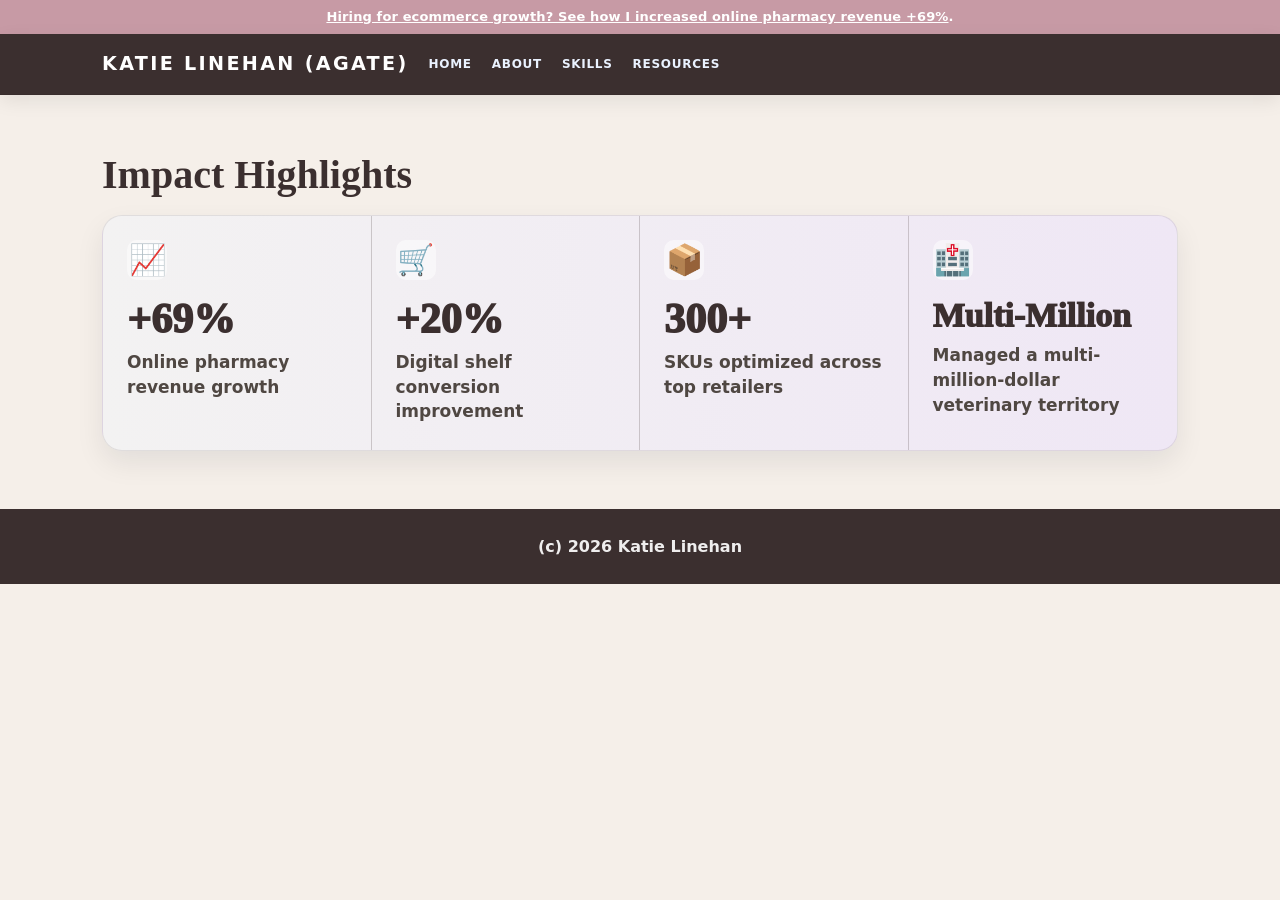
<file: growth.html>
<!doctype html>
<html lang="en">
  <head>
    <meta charset="UTF-8" />
    <meta name="viewport" content="width=device-width,initial-scale=1" />
    <title>Katie Linehan | Growth</title>
    <link rel="icon" type="image/svg+xml" href="./favicon.svg" />
    <link rel="stylesheet" href="./styles.css?v=20260310p" />
  </head>
  <body data-page="growth">
    <div class="announcement">
      <div class="container announcement__inner">
        <p>
          <span id="announcementIntro"></span>
          <a id="announcementLink" href="#" target="_blank" rel="noreferrer"></a>.
        </p>
      </div>
    </div>

    <header class="nav">
      <div class="container nav__inner">
        <div class="brand">KATIE LINEHAN (AGATE)</div>
        <nav class="nav__links" aria-label="Primary">
          <a href="./index.html">HOME</a>
          <a href="./about.html">ABOUT</a>
          <a href="./skills.html">SKILLS</a>
          <a href="./resources.html">RESOURCES</a>
        </nav>
        <button
          class="nav__toggle"
          type="button"
          aria-label="Toggle navigation menu"
          aria-controls="mobileNavMenu"
          aria-expanded="false"
        >
          <span class="nav__toggleLines" aria-hidden="true">
            <span></span>
            <span></span>
            <span></span>
          </span>
        </button>
      </div>
      <nav id="mobileNavMenu" class="mobileNavMenu" aria-label="Mobile Primary">
        <a href="./index.html">Home</a>
        <a href="./about.html">About</a>
        <a href="./skills.html">Skills</a>
        <a href="./resources.html">Resources</a>
      </nav>
    </header>

    <main class="section">
      <div class="container section__inner">
        <h1 id="keyResultsTitle" class="section__title"></h1>
        <div id="keyResultsList" class="keyResultsList"></div>
      </div>
    </main>

    <footer class="footer">
      <div class="container footer__inner">
        <span>(c) <span id="year"></span> <span id="footerName">Katie Linehan</span></span>
      </div>
    </footer>

    <script src="./content.js?v=20260310p"></script>
    <script src="./platform.js?v=20260310p"></script>
  </body>
</html>
</file>
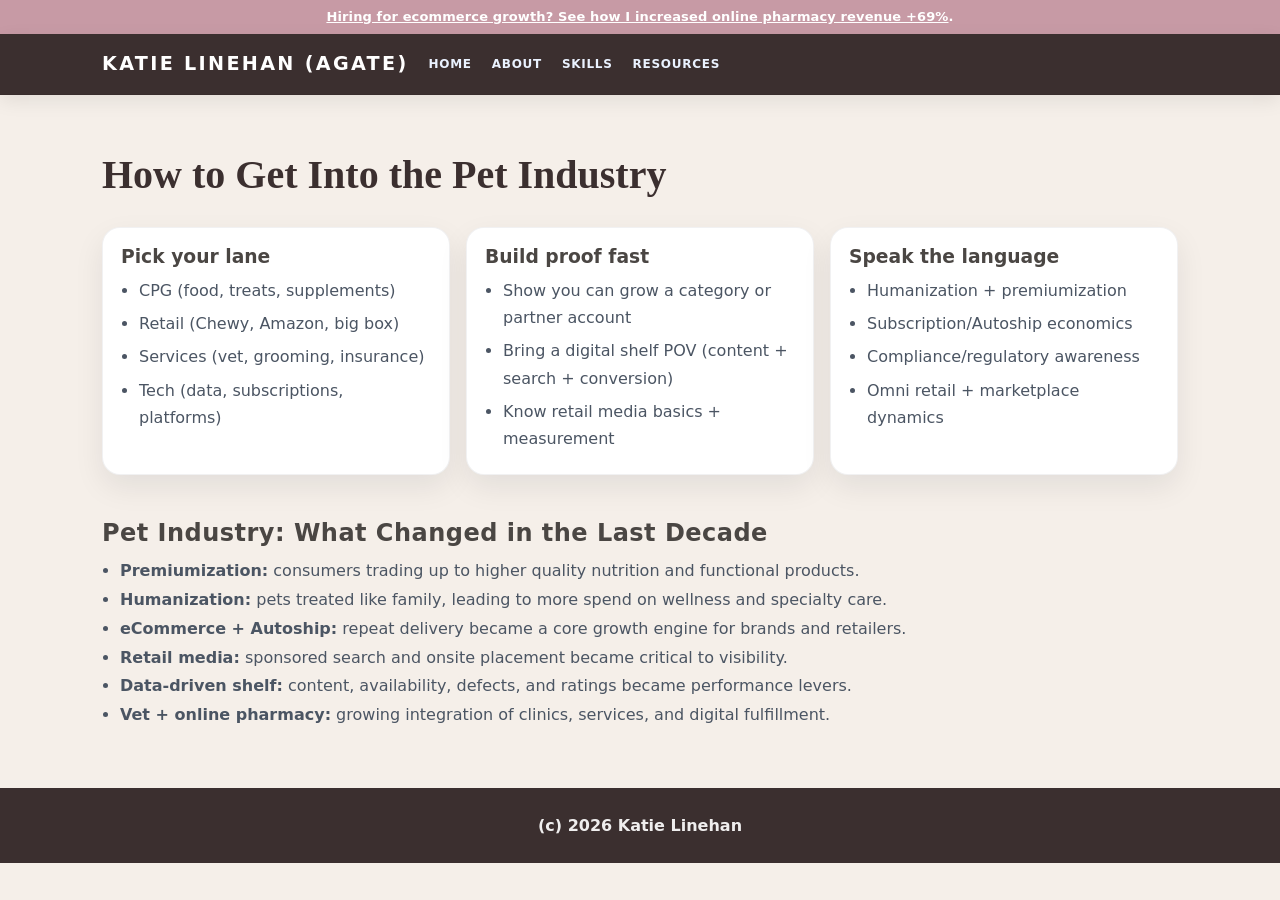
<file: pet-industry.html>
<!doctype html>
<html lang="en">
  <head>
    <meta charset="UTF-8" />
    <meta name="viewport" content="width=device-width,initial-scale=1" />
    <title>Katie Linehan | Pet Industry</title>
    <link rel="icon" type="image/svg+xml" href="./favicon.svg" />
    <link rel="stylesheet" href="./styles.css?v=20260310p" />
  </head>
  <body data-page="pet-industry">
    <div class="announcement">
      <div class="container announcement__inner">
        <p>
          <span id="announcementIntro"></span>
          <a id="announcementLink" href="#" target="_blank" rel="noreferrer"></a>.
        </p>
      </div>
    </div>

    <header class="nav">
      <div class="container nav__inner">
        <div class="brand">KATIE LINEHAN (AGATE)</div>

        <nav class="nav__links" aria-label="Primary">
          <a href="./index.html">HOME</a>
          <a href="./about.html">ABOUT</a>
          <a href="./skills.html">SKILLS</a>
          <a href="./resources.html">RESOURCES</a>
        </nav>

        <button
          class="nav__toggle"
          type="button"
          aria-label="Toggle navigation menu"
          aria-controls="mobileNavMenu"
          aria-expanded="false"
        >
          <span class="nav__toggleLines" aria-hidden="true">
            <span></span>
            <span></span>
            <span></span>
          </span>
        </button>
      </div>
      <nav id="mobileNavMenu" class="mobileNavMenu" aria-label="Mobile Primary">
        <a href="./index.html">Home</a>
        <a href="./about.html">About</a>
        <a href="./skills.html">Skills</a>
        <a href="./resources.html">Resources</a>
      </nav>
    </header>

    <main class="section" id="pet-industry">
      <div class="container section__inner">
        <h1 id="petPageTitle" class="section__title"></h1>

        <div id="petCards" class="cards"></div>

        <div id="pet-history" class="petHistory">
          <h2 id="petPageHistoryTitle" class="section__subtitle"></h2>
          <ul id="petPageHistoryList" class="bullets"></ul>
        </div>
      </div>
    </main>

    <footer class="footer">
      <div class="container footer__inner">
        <span>(c) <span id="year"></span> <span id="footerName">Katie Linehan</span></span>
      </div>
    </footer>

    <script src="./content.js?v=20260310p"></script>
    <script src="./platform.js?v=20260310p"></script>
  </body>
</html>
</file>
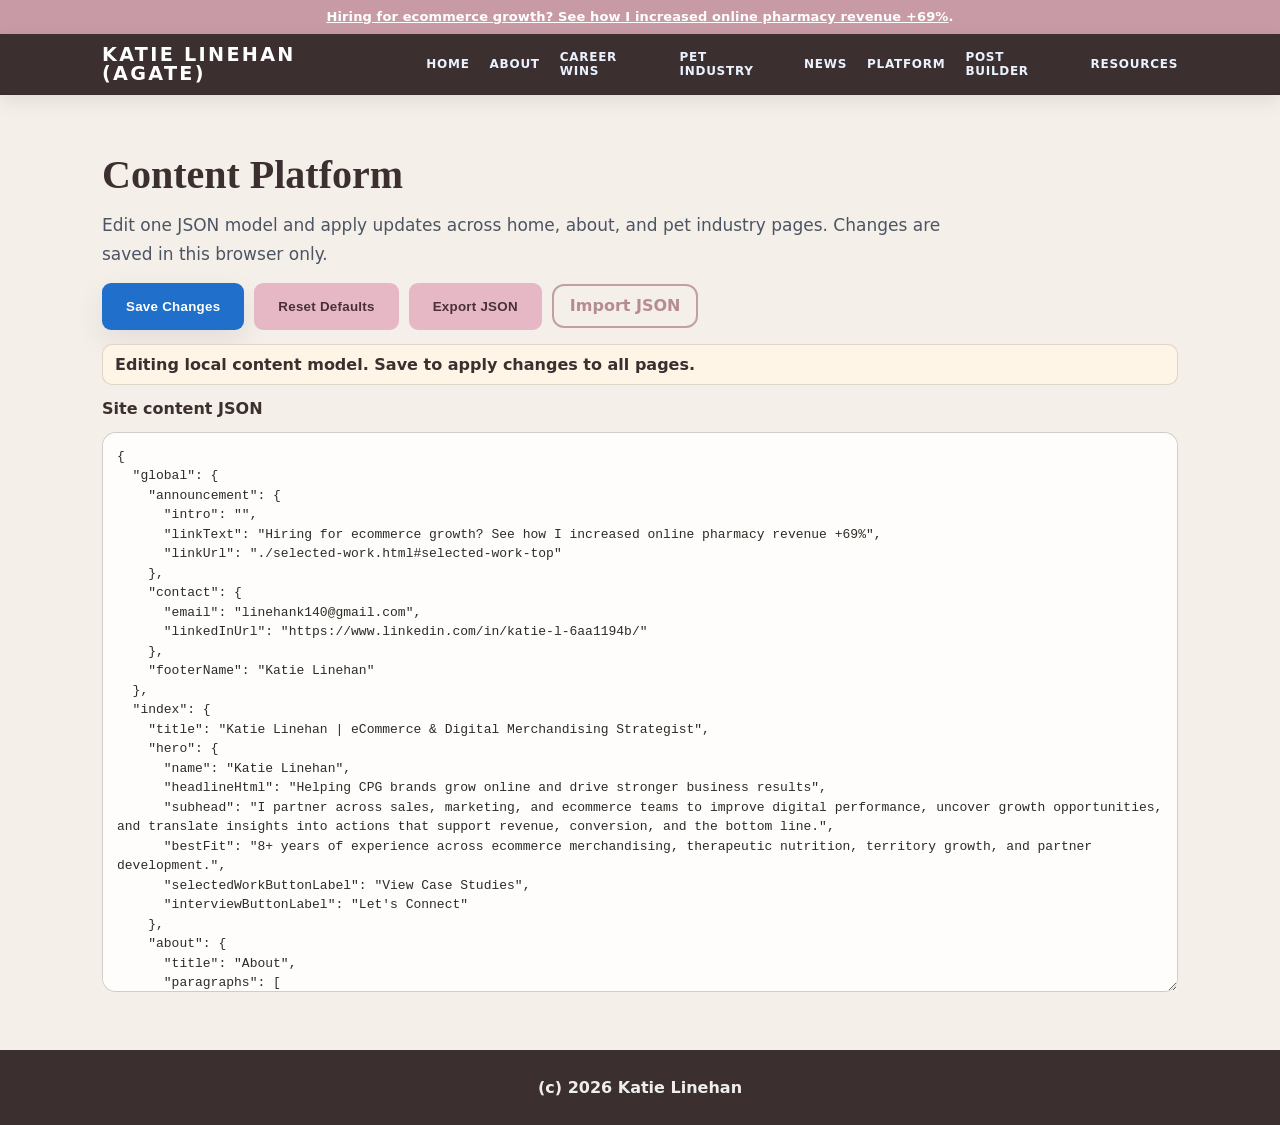
<file: platform-admin.html>
<!doctype html>
<html lang="en">
  <head>
    <meta charset="UTF-8" />
    <meta name="viewport" content="width=device-width,initial-scale=1" />
    <title>Katie Linehan | Content Platform</title>
    <link rel="icon" type="image/svg+xml" href="./favicon.svg" />
    <link rel="stylesheet" href="./styles.css?v=20260310p" />
  </head>
  <body data-page="platform-admin">
    <div class="announcement">
      <div class="container announcement__inner">
        <p>
          <span id="announcementIntro"></span>
          <a id="announcementLink" href="#" target="_blank" rel="noreferrer"></a>.
        </p>
      </div>
    </div>

    <header class="nav">
      <div class="container nav__inner">
        <div class="brand">KATIE LINEHAN (AGATE)</div>

        <nav class="nav__links" aria-label="Primary">
          <a href="./index.html#home">HOME</a>
          <a href="./about.html">ABOUT</a>
          <a href="./index.html#wins">CAREER WINS</a>
          <a href="./pet-industry.html">PET INDUSTRY</a>
          <a href="./index.html#news">NEWS</a>
          <a href="./platform-admin.html">PLATFORM</a>
          <a href="./post-builder.html">POST BUILDER</a>
          <a href="./resources.html">RESOURCES</a>
        </nav>

        <button
          class="nav__toggle"
          type="button"
          aria-label="Toggle navigation menu"
          aria-controls="mobileNavMenu"
          aria-expanded="false"
        >
          <span class="nav__toggleLines" aria-hidden="true">
            <span></span>
            <span></span>
            <span></span>
          </span>
        </button>
      </div>
      <nav id="mobileNavMenu" class="mobileNavMenu" aria-label="Mobile Primary">
        <a href="./index.html#home">Home</a>
        <a href="./about.html">About</a>
        <a href="./index.html#wins">Career Wins</a>
        <a href="./pet-industry.html">Pet Industry</a>
        <a href="./index.html#news">News</a>
        <a href="./index.html#contact">Contact</a>
        <a href="./resources.html">Resources</a>
        <a href="./platform-admin.html">Platform</a>
        <a href="./post-builder.html">Post Builder</a>
      </nav>
    </header>

    <main class="section adminPage" id="platform">
      <div class="container section__inner adminPage__inner">
        <h1 class="section__title">Content Platform</h1>
        <p class="section__lede">
          Edit one JSON model and apply updates across home, about, and pet industry pages.
          Changes are saved in this browser only.
        </p>

        <div class="adminActions" role="group" aria-label="Content actions">
          <button id="saveContentButton" class="btn btn--primary" type="button">Save Changes</button>
          <button id="resetContentButton" class="btn btn--ghost" type="button">Reset Defaults</button>
          <button id="exportContentButton" class="btn btn--ghost" type="button">Export JSON</button>
          <label class="adminImportLabel" for="importContentInput">
            Import JSON
            <input id="importContentInput" class="adminImportInput" type="file" accept="application/json,.json" />
          </label>
        </div>

        <p id="adminStatus" class="adminStatus" aria-live="polite"></p>

        <label class="adminEditorLabel" for="contentEditor">Site content JSON</label>
        <textarea
          id="contentEditor"
          class="adminEditor"
          spellcheck="false"
          aria-label="Site content JSON editor"
        ></textarea>
      </div>
    </main>

    <footer class="footer">
      <div class="container footer__inner">
        <span>(c) <span id="year"></span> <span id="footerName">Katie Linehan</span></span>
      </div>
    </footer>

    <script src="./content.js?v=20260310p"></script>
    <script src="./platform.js?v=20260310p"></script>
  </body>
</html>
</file>
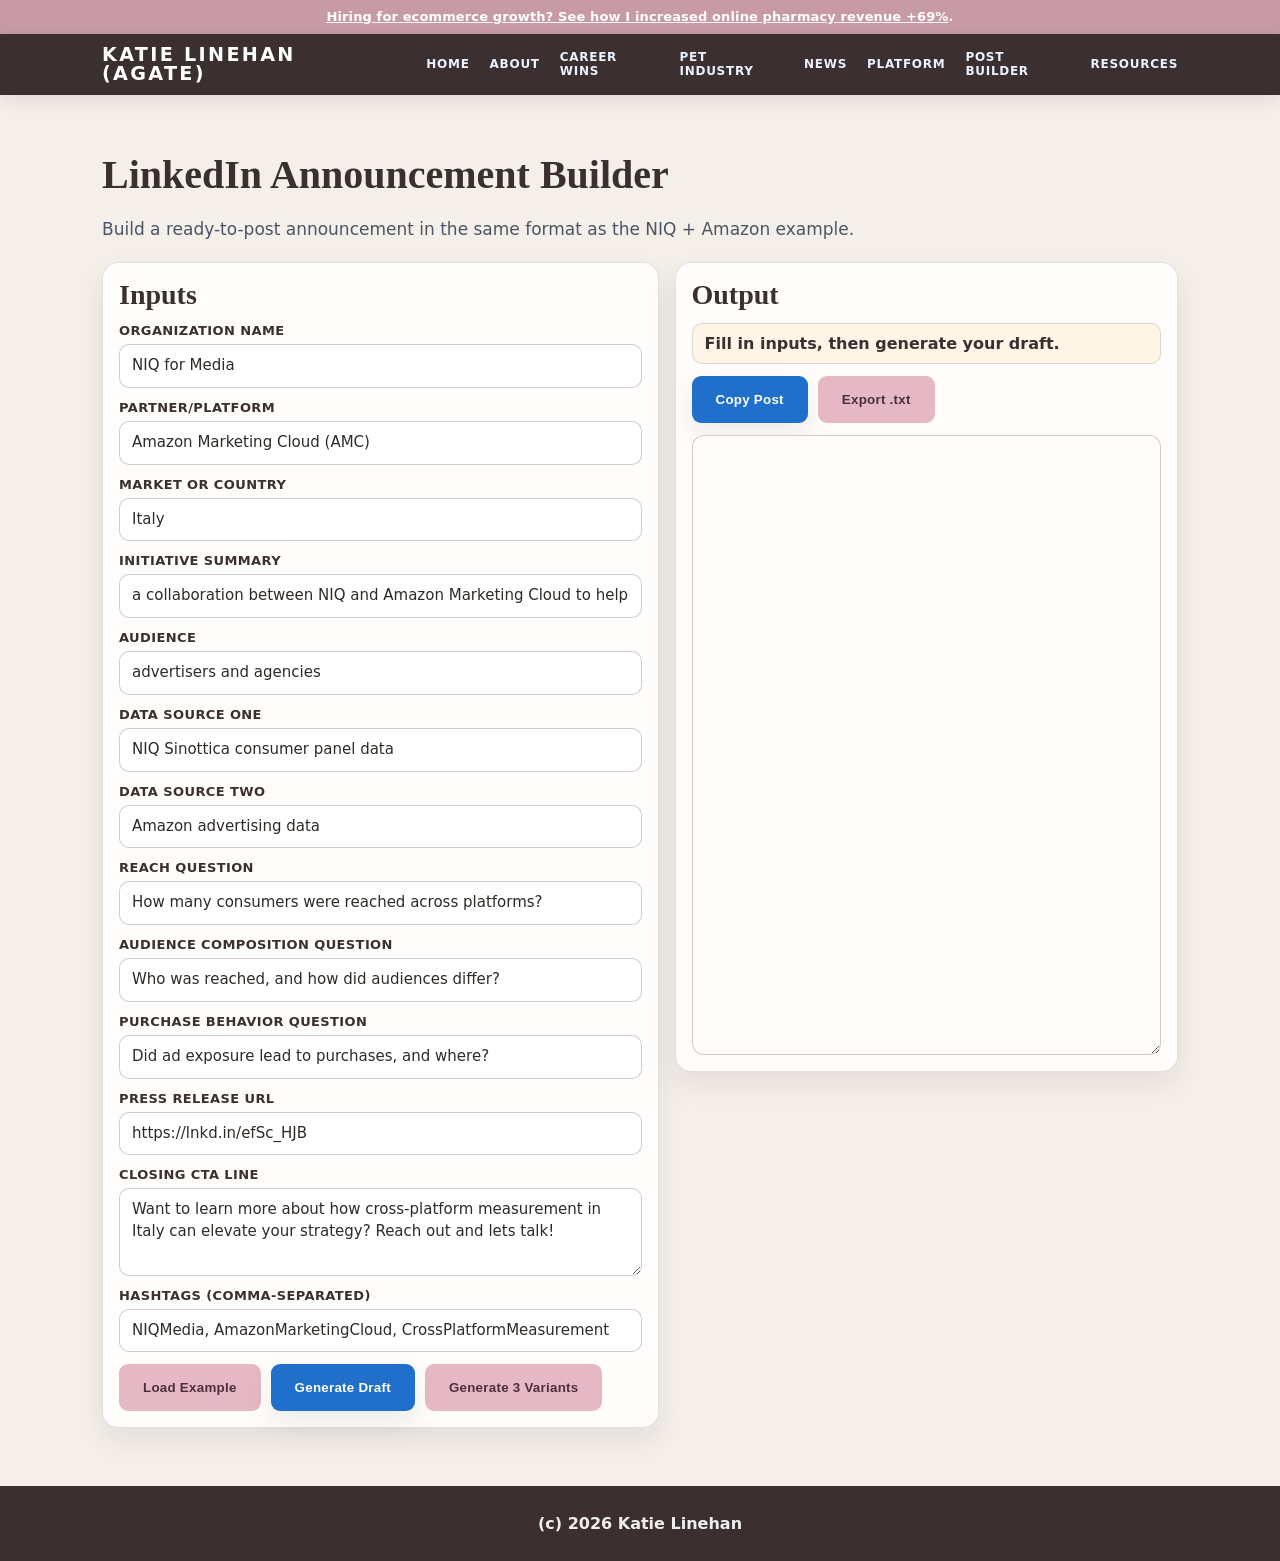
<file: post-builder.html>
<!doctype html>
<html lang="en">
  <head>
    <meta charset="UTF-8" />
    <meta name="viewport" content="width=device-width,initial-scale=1" />
    <title>Katie Linehan | Post Builder</title>
    <link rel="icon" type="image/svg+xml" href="./favicon.svg" />
    <link rel="stylesheet" href="./styles.css?v=20260310p" />
  </head>
  <body data-page="post-builder">
    <div class="announcement">
      <div class="container announcement__inner">
        <p>
          <span id="announcementIntro"></span>
          <a id="announcementLink" href="#" target="_blank" rel="noreferrer"></a>.
        </p>
      </div>
    </div>

    <header class="nav">
      <div class="container nav__inner">
        <div class="brand">KATIE LINEHAN (AGATE)</div>

        <nav class="nav__links" aria-label="Primary">
          <a href="./index.html#home">HOME</a>
          <a href="./about.html">ABOUT</a>
          <a href="./index.html#wins">CAREER WINS</a>
          <a href="./pet-industry.html">PET INDUSTRY</a>
          <a href="./index.html#news">NEWS</a>
          <a href="./platform-admin.html">PLATFORM</a>
          <a href="./post-builder.html">POST BUILDER</a>
          <a href="./resources.html">RESOURCES</a>
        </nav>

        <button
          class="nav__toggle"
          type="button"
          aria-label="Toggle navigation menu"
          aria-controls="mobileNavMenu"
          aria-expanded="false"
        >
          <span class="nav__toggleLines" aria-hidden="true">
            <span></span>
            <span></span>
            <span></span>
          </span>
        </button>
      </div>
      <nav id="mobileNavMenu" class="mobileNavMenu" aria-label="Mobile Primary">
        <a href="./index.html#home">Home</a>
        <a href="./about.html">About</a>
        <a href="./index.html#wins">Career Wins</a>
        <a href="./pet-industry.html">Pet Industry</a>
        <a href="./index.html#news">News</a>
        <a href="./index.html#contact">Contact</a>
        <a href="./resources.html">Resources</a>
        <a href="./platform-admin.html">Platform</a>
        <a href="./post-builder.html">Post Builder</a>
      </nav>
    </header>

    <main class="section postBuilderPage" id="post-builder">
      <div class="container section__inner">
        <h1 class="section__title">LinkedIn Announcement Builder</h1>
        <p class="section__lede">
          Build a ready-to-post announcement in the same format as the NIQ + Amazon example.
        </p>

        <div class="postBuilderGrid">
          <section class="builderCard" aria-labelledby="builderFormTitle">
            <h2 id="builderFormTitle" class="builderCard__title">Inputs</h2>

            <div class="builderField">
              <label for="orgName">Organization name</label>
              <input id="orgName" type="text" placeholder="NIQ for Media" />
            </div>

            <div class="builderField">
              <label for="partnerName">Partner/platform</label>
              <input id="partnerName" type="text" placeholder="Amazon Marketing Cloud (AMC)" />
            </div>

            <div class="builderField">
              <label for="market">Market or country</label>
              <input id="market" type="text" placeholder="Italy" />
            </div>

            <div class="builderField">
              <label for="initiativeName">Initiative summary</label>
              <input id="initiativeName" type="text" placeholder="a collaboration to measure cross-platform campaign impact" />
            </div>

            <div class="builderField">
              <label for="audience">Audience</label>
              <input id="audience" type="text" placeholder="advertisers and agencies" />
            </div>

            <div class="builderField">
              <label for="sourceOne">Data source one</label>
              <input id="sourceOne" type="text" placeholder="NIQ panel data" />
            </div>

            <div class="builderField">
              <label for="sourceTwo">Data source two</label>
              <input id="sourceTwo" type="text" placeholder="Amazon advertising signals" />
            </div>

            <div class="builderField">
              <label for="reachLine">Reach question</label>
              <input id="reachLine" type="text" placeholder="How many consumers were reached across platforms?" />
            </div>

            <div class="builderField">
              <label for="audienceLine">Audience composition question</label>
              <input id="audienceLine" type="text" placeholder="Who was reached, and how did audiences differ?" />
            </div>

            <div class="builderField">
              <label for="purchaseLine">Purchase behavior question</label>
              <input id="purchaseLine" type="text" placeholder="Did ad exposure lead to purchases, and where?" />
            </div>

            <div class="builderField">
              <label for="pressUrl">Press release URL</label>
              <input id="pressUrl" type="url" placeholder="https://lnkd.in/example" />
            </div>

            <div class="builderField">
              <label for="closingLine">Closing CTA line</label>
              <textarea id="closingLine" rows="3" placeholder="Want to learn how cross-platform measurement can elevate your strategy? Reach out and lets talk."></textarea>
            </div>

            <div class="builderField">
              <label for="hashtags">Hashtags (comma-separated)</label>
              <input id="hashtags" type="text" placeholder="NIQMedia, AmazonMarketingCloud, CrossPlatformMeasurement" />
            </div>

            <div class="builderActions" role="group" aria-label="Builder actions">
              <button id="loadExampleButton" class="btn btn--ghost" type="button">Load Example</button>
              <button id="generateDraftButton" class="btn btn--primary" type="button">Generate Draft</button>
              <button id="generateVariantsButton" class="btn btn--ghost" type="button">Generate 3 Variants</button>
            </div>
          </section>

          <section class="builderCard" aria-labelledby="builderOutputTitle">
            <h2 id="builderOutputTitle" class="builderCard__title">Output</h2>
            <p id="builderStatus" class="adminStatus adminStatus--info">Fill in inputs, then generate your draft.</p>

            <div class="builderActions" role="group" aria-label="Output actions">
              <button id="copyOutputButton" class="btn btn--primary" type="button">Copy Post</button>
              <button id="exportOutputButton" class="btn btn--ghost" type="button">Export .txt</button>
            </div>

            <textarea id="postOutput" class="builderOutput" spellcheck="false" aria-label="Generated LinkedIn post output"></textarea>
          </section>
        </div>
      </div>
    </main>

    <footer class="footer">
      <div class="container footer__inner">
        <span>(c) <span id="year"></span> <span id="footerName">Katie Linehan</span></span>
      </div>
    </footer>

    <script src="./content.js?v=20260310p"></script>
    <script src="./platform.js?v=20260310p"></script>
    <script src="./post-builder.js?v=20260310p"></script>
  </body>
</html>
</file>
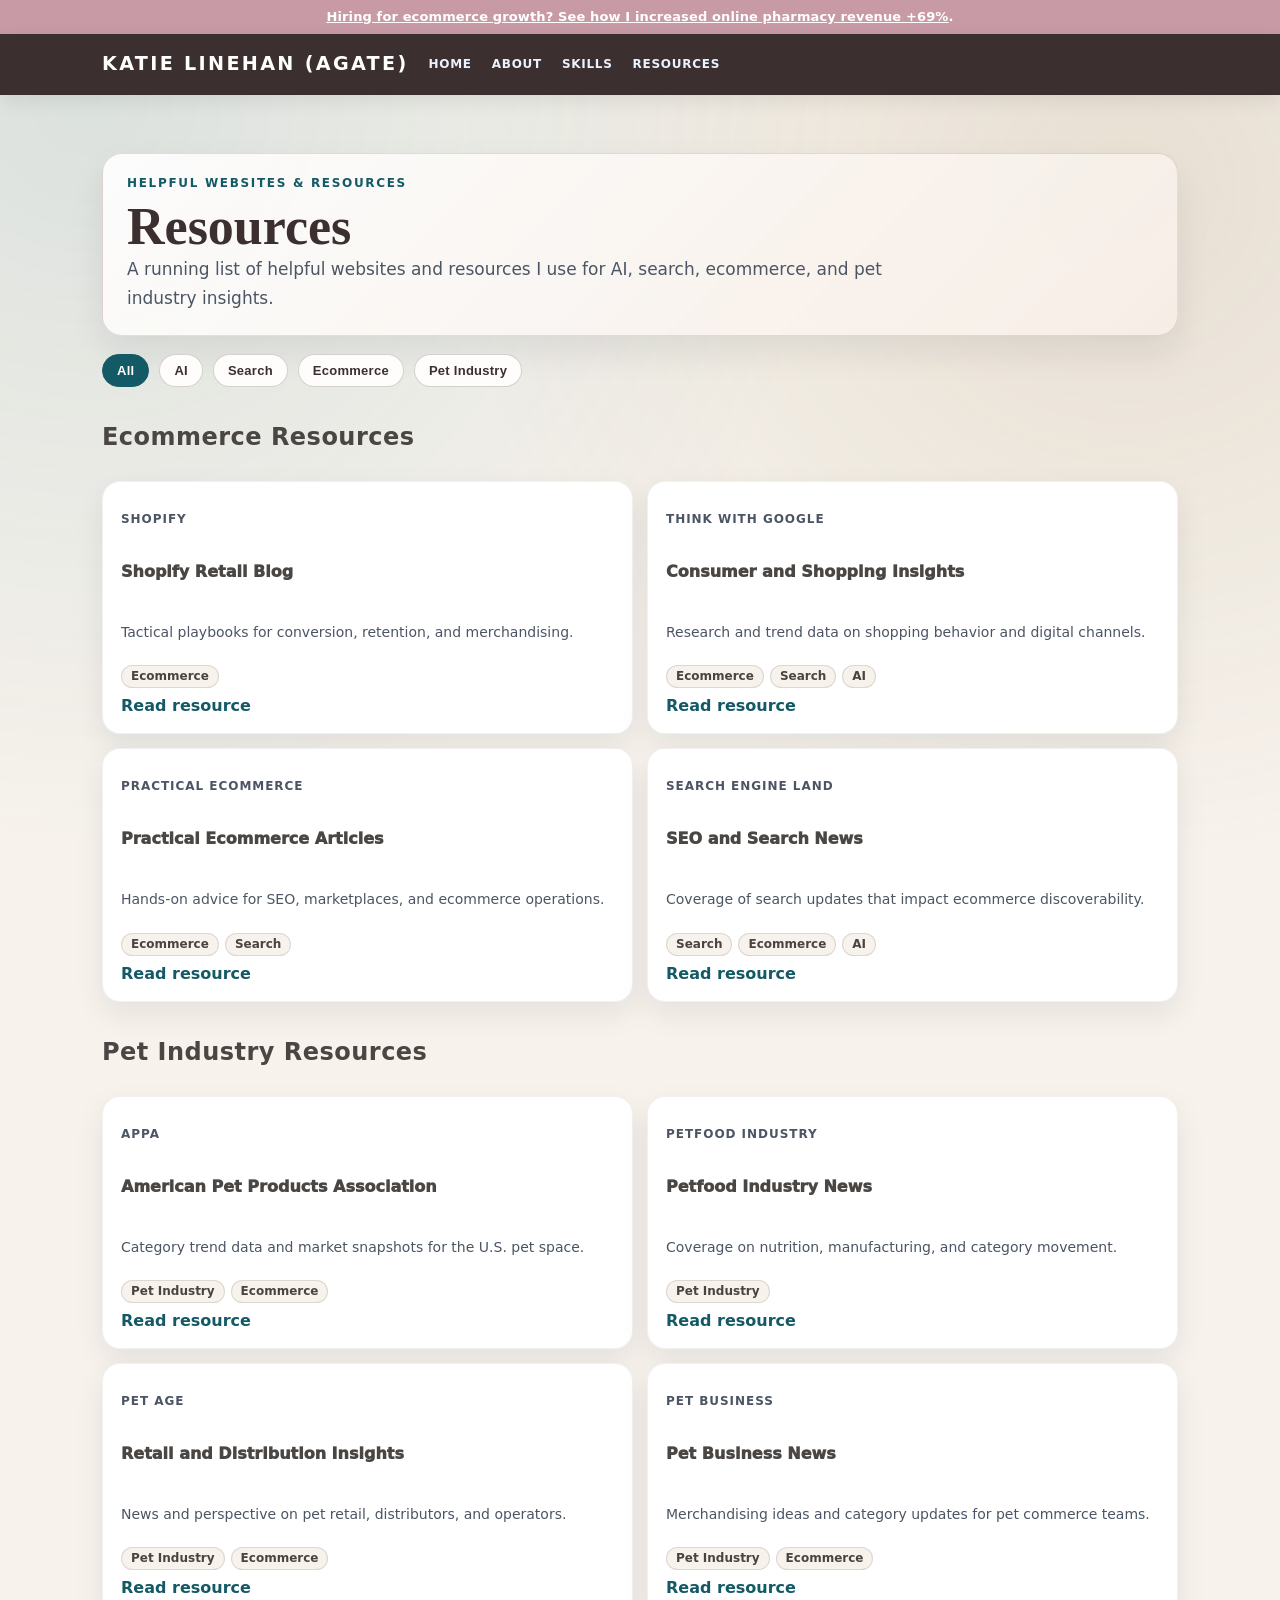
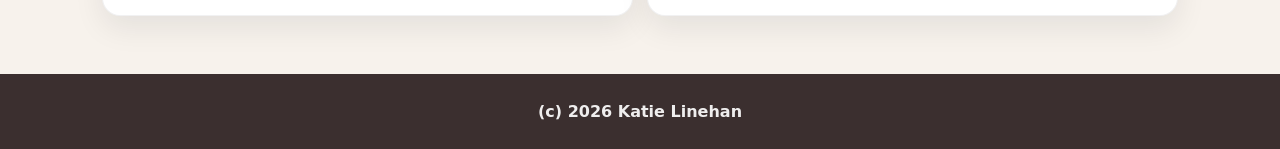
<file: resources.html>
<!doctype html>
<html lang="en">
  <head>
    <meta charset="UTF-8" />
    <meta name="viewport" content="width=device-width,initial-scale=1" />
    <title>Katie Linehan | Resources Hub</title>
    <meta
      name="description"
      content="Curated AI, SEO, GEO, ecommerce, and pet industry resources from Katie Linehan to improve discoverability and digital growth."
    />
    <meta
      name="keywords"
      content="AEO, SEO, GEO, generative engine optimization, answer engine optimization, ecommerce SEO, digital shelf, pet industry"
    />
    <meta name="author" content="Katie Linehan" />
    <meta name="robots" content="index,follow,max-image-preview:large,max-snippet:-1,max-video-preview:-1" />
    <link rel="canonical" href="https://katieagate.com/resources.html" />
    <meta property="og:type" content="website" />
    <meta property="og:site_name" content="Katie Linehan" />
    <meta property="og:title" content="Katie Linehan | Resources" />
    <meta
      property="og:description"
      content="Curated AI, SEO, GEO, ecommerce, and pet industry resources from Katie Linehan."
    />
    <meta property="og:url" content="https://katieagate.com/resources.html" />
    <meta name="twitter:card" content="summary_large_image" />
    <meta name="twitter:title" content="Katie Linehan | Resources" />
    <meta
      name="twitter:description"
      content="Curated AI, SEO, GEO, ecommerce, and pet industry resources from Katie Linehan."
    />
    <link rel="icon" type="image/svg+xml" href="./favicon.svg" />
    <link rel="stylesheet" href="./styles.css?v=20260310p" />
    <script id="blogStructuredData" type="application/ld+json"></script>
  </head>
  <body data-page="blog">
    <div class="announcement">
      <div class="container announcement__inner">
        <p>
          <span id="announcementIntro"></span>
          <a id="announcementLink" href="#" target="_blank" rel="noreferrer"></a>.
        </p>
      </div>
    </div>

    <header class="nav">
      <div class="container nav__inner">
        <div class="brand">KATIE LINEHAN (AGATE)</div>
        <nav class="nav__links" aria-label="Primary">
          <a href="./index.html">HOME</a>
          <a href="./about.html">ABOUT</a>
          <a href="./skills.html">SKILLS</a>
          <a href="./resources.html">RESOURCES</a>
        </nav>
        <button
          class="nav__toggle"
          type="button"
          aria-label="Toggle navigation menu"
          aria-controls="mobileNavMenu"
          aria-expanded="false"
        >
          <span class="nav__toggleLines" aria-hidden="true">
            <span></span>
            <span></span>
            <span></span>
          </span>
        </button>
      </div>
      <nav id="mobileNavMenu" class="mobileNavMenu" aria-label="Mobile Primary">
        <a href="./index.html">Home</a>
        <a href="./about.html">About</a>
        <a href="./skills.html">Skills</a>
        <a href="./resources.html">Resources</a>
      </nav>
    </header>

    <main class="section section--blog" id="blog-top">
      <div class="container section__inner">
        <section class="blogHero" aria-labelledby="blogPageTitle">
          <p class="blogHero__eyebrow">Helpful Websites & Resources</p>
          <h1 id="blogPageTitle" class="section__title blogHero__title"></h1>
          <p id="blogPageLede" class="section__lede blogHero__lede"></p>
        </section>

        <div id="blogFilters" class="blogFilters" role="group" aria-label="Filter blog resources">
          <button class="blogFilter is-active" type="button" data-blog-filter="All">All</button>
          <button class="blogFilter" type="button" data-blog-filter="AI">AI</button>
          <button class="blogFilter" type="button" data-blog-filter="Search">Search</button>
          <button class="blogFilter" type="button" data-blog-filter="Ecommerce">Ecommerce</button>
          <button class="blogFilter" type="button" data-blog-filter="Pet Industry">Pet Industry</button>
        </div>

        <section id="blogEcommerceSection" class="blogResourceGroup">
          <h2 id="blogEcommerceTitle" class="section__subtitle"></h2>
          <div id="blogEcommerceCards" class="linkCards"></div>
        </section>

        <section id="blogPetSection" class="blogResourceGroup">
          <h2 id="blogPetTitle" class="section__subtitle"></h2>
          <div id="blogPetCards" class="linkCards"></div>
        </section>

      </div>
    </main>

    <footer class="footer">
      <div class="container footer__inner">
        <span>(c) <span id="year"></span> <span id="footerName">Katie Linehan</span></span>
      </div>
    </footer>

    <script src="./content.js?v=20260310p"></script>
    <script src="./platform.js?v=20260310p"></script>
  </body>
</html>
</file>
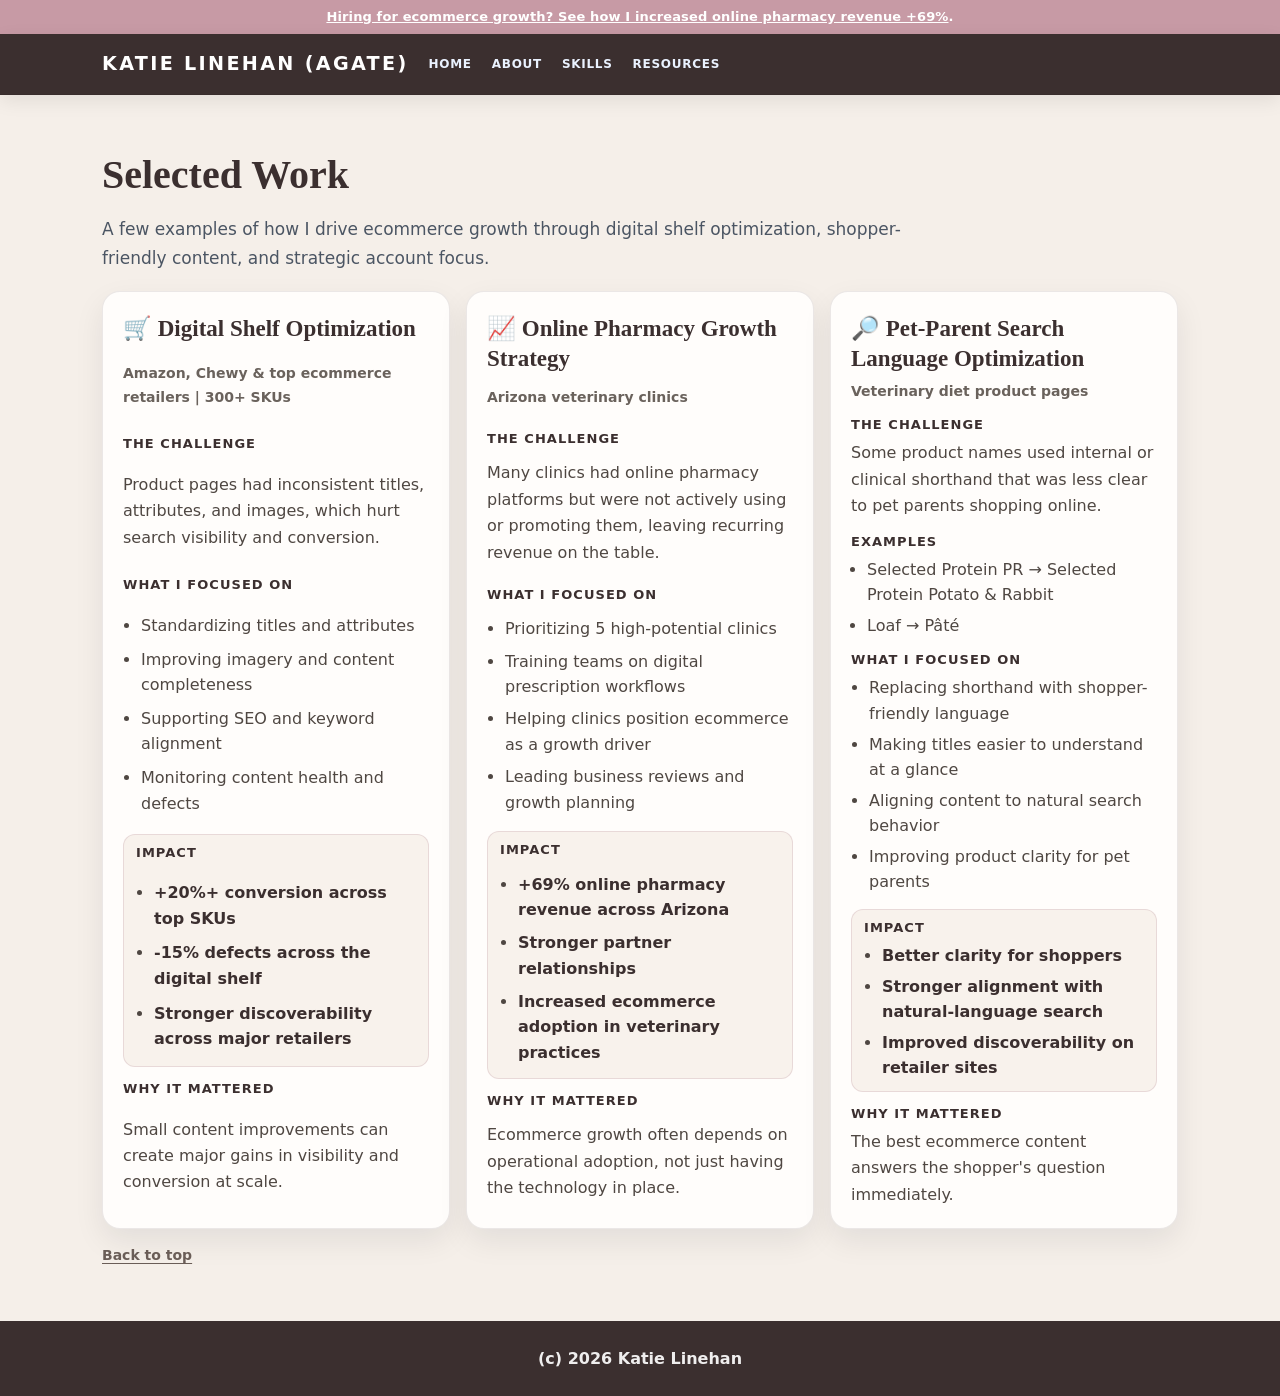
<file: selected-work.html>
<!doctype html>
<html lang="en">
  <head>
    <meta charset="UTF-8" />
    <meta name="viewport" content="width=device-width,initial-scale=1" />
    <title>Katie Linehan | Selected Work</title>
    <link rel="icon" type="image/svg+xml" href="./favicon.svg" />
    <link rel="stylesheet" href="./styles.css?v=20260310p" />
  </head>
  <body data-page="selected-work">
    <div class="announcement">
      <div class="container announcement__inner">
        <p>
          <span id="announcementIntro"></span>
          <a id="announcementLink" href="#" target="_blank" rel="noreferrer"></a>.
        </p>
      </div>
    </div>

    <header class="nav">
      <div class="container nav__inner">
        <div class="brand">KATIE LINEHAN (AGATE)</div>
        <nav class="nav__links" aria-label="Primary">
          <a href="./index.html">HOME</a>
          <a href="./about.html">ABOUT</a>
          <a href="./skills.html">SKILLS</a>
          <a href="./resources.html">RESOURCES</a>
        </nav>
        <button
          class="nav__toggle"
          type="button"
          aria-label="Toggle navigation menu"
          aria-controls="mobileNavMenu"
          aria-expanded="false"
        >
          <span class="nav__toggleLines" aria-hidden="true">
            <span></span>
            <span></span>
            <span></span>
          </span>
        </button>
      </div>
      <nav id="mobileNavMenu" class="mobileNavMenu" aria-label="Mobile Primary">
        <a href="./index.html">Home</a>
        <a href="./about.html">About</a>
        <a href="./skills.html">Skills</a>
        <a href="./resources.html">Resources</a>
      </nav>
    </header>

    <main id="selected-work-top" class="section">
      <div class="container section__inner">
        <h1 id="caseStudiesTitle" class="section__title"></h1>
        <p id="caseStudiesIntro" class="section__lede"></p>
        <div id="caseStudiesCards" class="caseStudiesGrid"></div>
        <a id="caseStudiesBackToTop" class="backToTopLink" href="#selected-work-top"></a>
      </div>
    </main>

    <footer class="footer">
      <div class="container footer__inner">
        <span>(c) <span id="year"></span> <span id="footerName">Katie Linehan</span></span>
      </div>
    </footer>

    <script src="./content.js?v=20260310p"></script>
    <script src="./platform.js?v=20260310p"></script>
  </body>
</html>
</file>
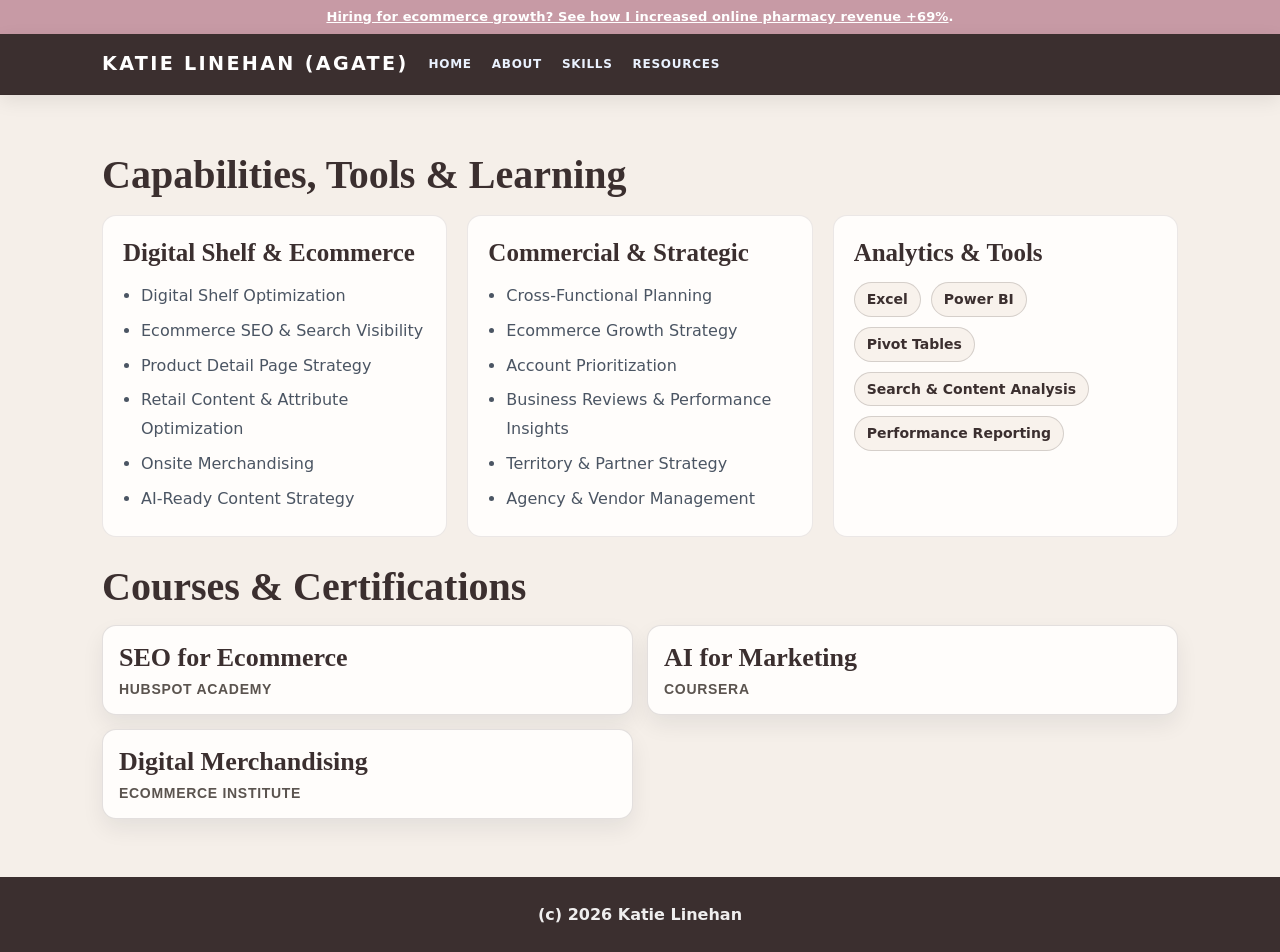
<file: skills.html>
<!doctype html>
<html lang="en">
  <head>
    <meta charset="UTF-8" />
    <meta name="viewport" content="width=device-width,initial-scale=1" />
    <title>Katie Linehan | Skills</title>
    <link rel="icon" type="image/svg+xml" href="./favicon.svg" />
    <link rel="stylesheet" href="./styles.css?v=20260310p" />
  </head>
  <body data-page="skills">
    <div class="announcement">
      <div class="container announcement__inner">
        <p>
          <span id="announcementIntro"></span>
          <a id="announcementLink" href="#" target="_blank" rel="noreferrer"></a>.
        </p>
      </div>
    </div>

    <header class="nav">
      <div class="container nav__inner">
        <div class="brand">KATIE LINEHAN (AGATE)</div>
        <nav class="nav__links" aria-label="Primary">
          <a href="./index.html">HOME</a>
          <a href="./about.html">ABOUT</a>
          <a href="./skills.html">SKILLS</a>
          <a href="./resources.html">RESOURCES</a>
        </nav>
        <button
          class="nav__toggle"
          type="button"
          aria-label="Toggle navigation menu"
          aria-controls="mobileNavMenu"
          aria-expanded="false"
        >
          <span class="nav__toggleLines" aria-hidden="true">
            <span></span>
            <span></span>
            <span></span>
          </span>
        </button>
      </div>
      <nav id="mobileNavMenu" class="mobileNavMenu" aria-label="Mobile Primary">
        <a href="./index.html">Home</a>
        <a href="./about.html">About</a>
        <a href="./skills.html">Skills</a>
        <a href="./resources.html">Resources</a>
      </nav>
    </header>

    <main class="section section--alt">
      <div class="container section__inner">
        <h1 id="capabilitiesToolsTitle" class="section__title"></h1>
        <div id="capabilitiesToolsGroups" class="skillsToolsGrid"></div>

        <section class="coursesSection" aria-labelledby="coursesCertificationsTitle">
          <h2 id="coursesCertificationsTitle" class="section__title"></h2>
          <div id="coursesCertificationsCards" class="coursesGrid"></div>
        </section>
      </div>
    </main>

    <div id="courseModal" class="courseModal" hidden>
      <div class="courseModal__backdrop" data-course-modal-close></div>
      <div class="courseModal__panel" role="dialog" aria-modal="true" aria-labelledby="courseModalTitle">
        <button
          id="courseModalCloseButton"
          class="courseModal__close"
          type="button"
          aria-label="Close course details"
          data-course-modal-close
        >
          ×
        </button>
        <h3 id="courseModalTitle" class="courseModal__title"></h3>
        <p id="courseModalProvider" class="courseModal__provider"></p>
        <p id="courseModalYear" class="courseModal__year"></p>
        <p id="courseModalDescription" class="courseModal__description"></p>
        <a
          id="courseModalLink"
          class="courseModal__link"
          href="#"
          target="_blank"
          rel="noreferrer"
        >
          View certification
        </a>
      </div>
    </div>

    <footer class="footer">
      <div class="container footer__inner">
        <span>(c) <span id="year"></span> <span id="footerName">Katie Linehan</span></span>
      </div>
    </footer>

    <script src="./content.js?v=20260310p"></script>
    <script src="./platform.js?v=20260310p"></script>
  </body>
</html>
</file>
<file: styles.css>
:root {
  --blue: #1f6fcb;
  --yellow: #f4cf4a;
  --ink: #4a4643;
  --muted: #4b5563;
  --bg: #f5efe9;
  --card: #ffffff;
  --radius: 18px;
  --shadow: 0 12px 30px rgba(17, 24, 39, 0.08);
  --max: 1120px;

  --serif: ui-serif, Georgia, "Times New Roman", Times, serif;
  --sans: ui-sans-serif, system-ui, -apple-system, Segoe UI, Roboto, Helvetica,
    Arial, "Apple Color Emoji", "Segoe UI Emoji";
}

* { box-sizing: border-box; }
html { scroll-behavior: smooth; }
html, body { margin: 0; padding: 0; font-family: var(--sans); color: var(--ink); background: var(--bg); }
a { color: inherit; text-decoration: none; }
.container { width: 100%; max-width: var(--max); margin: 0 auto; padding: 0 22px; }

/* Announcement */
.announcement { background: #c79aa5; color: #ffffff; }
.announcement__inner {
  min-height: 34px;
  padding: 6px 0;
  display: flex;
  align-items: center;
  justify-content: center;
}
.announcement p {
  margin: 0;
  font-weight: 600;
  letter-spacing: 0.01em;
  text-align: center;
  line-height: 1.3;
  font-size: 13px;
  max-width: 980px;
}
.announcement a { color: #ffffff; text-decoration: underline; }

/* Nav */
.nav {
  background: #3b2f2f;
  position: sticky;
  top: 0;
  z-index: 50;
  border-bottom: 1px solid rgba(0,0,0,0.06);
  box-shadow: 0 6px 18px rgba(0,0,0,0.08);
}
.nav__inner {
  display: flex;
  align-items: center;
  min-height: 60px;
  gap: 20px;
}

.brand {
  font-weight: 900;
  color: #ffffff;
  font-size: clamp(16px, 1.5vw, 20px);
  letter-spacing: 0.12em;
  text-transform: uppercase;
  opacity: 1;
  line-height: 1;
}

.nav__links {
  display: flex;
  gap: 20px;
  align-items: center;
}

.nav__links a {
  color: #eaf2ff;
  font-weight: 680;
  letter-spacing: 0.06em;
  text-transform: uppercase;
  font-size: 12px;
}

.nav__toggle {
  display: none;
  margin-left: auto;
  width: 38px;
  height: 38px;
  border-radius: 10px;
  border: 1px solid rgba(255,255,255,0.25);
  background: rgba(255,255,255,0.08);
  align-items: center;
  justify-content: center;
  cursor: pointer;
}
.nav__toggleLines {
  width: 16px;
  display: grid;
  gap: 3px;
}
.nav__toggleLines span {
  display: block;
  width: 100%;
  height: 2px;
  border-radius: 2px;
  background: #ffffff;
}
.mobileNavMenu {
  display: none;
}

/* Hero */
.hero {
  background: var(--bg);
  padding: 54px 0 40px;
}

.hero__inner {
  display: grid;
  grid-template-columns: 1.12fr 0.88fr;
  gap: 34px;
  align-items: center;
}

.hero__headline {
  font-family: var(--serif);
  color: #3a2f2a;
  font-weight: 800;
  line-height: 1.02;
  font-size: clamp(34px, 4.2vw, 56px);
  margin: 0 0 12px;
}

.hero__name {
  margin: 0 0 10px;
  font-size: 12px;
  letter-spacing: 0.11em;
  text-transform: uppercase;
  font-weight: 800;
  color: #7a706a;
}

.hero__subhead {
  margin: 0 0 14px;
  max-width: 700px;
  font-weight: 620;
  letter-spacing: 0.01em;
  text-transform: none;
  line-height: 1.7;
  color: var(--ink);
  font-size: 19px;
}

.hero__meta { margin-top: 0; }
.hero__metaLine {
  margin: 0 0 24px;
  color: #5e5752;
  font-weight: 600;
  font-size: 15px;
  line-height: 1.6;
  max-width: 690px;
}

.hero__buttons { display: flex; gap: 14px; flex-wrap: wrap; }
.btn {
  display: inline-flex;
  align-items: center;
  justify-content: center;
  padding: 14px 22px;
  border-radius: 9px;
  font-weight: 850;
  letter-spacing: 0.02em;
  border: 2px solid transparent;
  cursor: pointer;
}

.btn--primary { background: var(--blue); color: #fff; box-shadow: var(--shadow); }
.btn--ghost {
  background: #e6b8c5;
  border-color: #e6b8c5;
  color: #4a3139;
  font-weight: 900;
}
.btn--interview {
  background: #3b2f2f;
  color: #ffffff;
  border-color: #3b2f2f;
  font-weight: 900;
  box-shadow: 0 8px 18px rgba(59, 47, 47, 0.22);
}
.btn--interview:hover {
  background: #322828;
  border-color: #322828;
}
.btn--ghost:hover {
  background: #dba8b8;
  border-color: #dba8b8;
}
.contactActions {
  display: flex;
  flex-wrap: wrap;
  gap: 12px;
  align-items: center;
}
.contactLinkedIn {
  color: #3b2f2f;
  border: 1px solid rgba(59, 47, 47, 0.24);
  border-radius: 9px;
  padding: 11px 14px;
  background: #fffdfb;
  font-weight: 700;
  text-decoration: none;
  line-height: 1;
}
.contactLinkedIn:hover {
  background: #f4ece4;
}

/* Photo (right side) */
.hero__media { display: flex; justify-content: center; }
.photoFrame {
  position: relative;
  width: min(420px, 100%);
  aspect-ratio: 4 / 5;
  border-radius: 22px;
  overflow: hidden;
  box-shadow: var(--shadow);
  background: var(--bg);
  isolation: isolate;
}
.photo {
  width: 100%;
  height: 100%;
  object-fit: cover;
  display: block;
  mix-blend-mode: multiply;
}

/* Sections */
.section { padding: 58px 0; }
.section--alt { background: var(--bg); }
.section__inner { display: grid; gap: 18px; }

body[data-page="index"] #key-results.section {
  padding-bottom: 42px;
}

body[data-page="index"] #about.section {
  padding-top: 38px;
  padding-bottom: 26px;
}

body[data-page="index"] #case-studies.section {
  padding-top: 26px;
}
.section__title {
  font-family: var(--serif);
  color: #3b2f2f;
  margin: 0;
  font-size: clamp(30px, 3.4vw, 40px);
  line-height: 1.1;
}
.section__subtitle {
  margin: 18px 0 10px;
  color: var(--ink);
  font-weight: 900;
  letter-spacing: 0.02em;
}
.section__lede { margin: 0; color: var(--muted); max-width: 840px; line-height: 1.7; font-size: 17px; }

.keyResultsList {
  margin: 0;
  display: grid;
  grid-template-columns: repeat(4, minmax(0, 1fr));
  gap: 0;
  background: linear-gradient(90deg, #f3f2f2 0%, #efe7f5 100%);
  border: 1px solid rgba(59, 47, 47, 0.1);
  border-radius: 20px;
  box-shadow: 0 12px 28px rgba(17, 24, 39, 0.08);
  overflow: hidden;
}

.impactMetricCard {
  padding: 24px 24px 26px;
  min-height: 200px;
  display: grid;
  grid-template-rows: auto auto 1fr;
  align-content: start;
  gap: 10px;
  border-right: 1px solid rgba(59, 47, 47, 0.22);
  transition: background-color 220ms ease, transform 220ms ease;
}

.impactMetricCard:last-child {
  border-right: 0;
}

.impactMetricCard:hover {
  background: rgba(255, 255, 255, 0.45);
  transform: translateY(-1px);
}

.impactMetricCard__value {
  margin: 0;
  color: #3b2f2f;
  font-size: clamp(30px, 3.4vw, 42px);
  line-height: 1;
  font-family: var(--serif);
  font-weight: 950;
}

.impactMetricCard__icon {
  margin: 0 0 8px;
  color: #4f4742;
  font-size: 30px;
  line-height: 1;
  width: 40px;
  height: 40px;
  display: grid;
  place-items: center;
  justify-self: start;
  border-radius: 10px;
  background: rgba(255, 255, 255, 0.5);
}

.impactMetricCard__value--long {
  font-size: clamp(24px, 2.8vw, 34px);
  line-height: 1.04;
}

.impactMetricCard__label {
  margin: 0;
  color: #4f4742;
  font-size: 17px;
  line-height: 1.45;
  font-weight: 700;
  max-width: 20ch;
}

.impactMetricCard__learnMore {
  justify-self: start;
  margin-top: 8px;
  display: inline-flex;
  align-items: center;
  padding: 10px 18px;
  border-radius: 999px;
  background: #6b6a70;
  color: #ffffff;
  text-transform: uppercase;
  letter-spacing: 0.08em;
  font-weight: 800;
  font-size: 13px;
  line-height: 1;
}

.impactMetricCard__learnMore:hover {
  background: #585760;
}

/* Cards */
.cards { display: grid; grid-template-columns: repeat(3, 1fr); gap: 16px; margin-top: 12px; }
.card {
  background: var(--card);
  border-radius: var(--radius);
  padding: 18px 18px 16px;
  box-shadow: var(--shadow);
  border: 1px solid rgba(17, 24, 39, 0.06);
}
.card h3 { margin: 0 0 10px; color: var(--ink); font-weight: 900; }
.card ul { margin: 0; padding-left: 18px; color: var(--muted); line-height: 1.7; }
.card li { margin: 6px 0; }

.aboutSummary {
  max-width: 900px;
  display: grid;
  gap: 12px;
}

.aboutSummary p {
  margin: 0;
  color: var(--muted);
  font-size: 17px;
  line-height: 1.75;
}

.caseStudiesGrid {
  display: grid;
  grid-template-columns: repeat(3, minmax(0, 1fr));
  gap: 16px;
}

.caseStudyCard {
  background: #fffdfb;
  border-radius: var(--radius);
  padding: 22px 20px 20px;
  border: 1px solid rgba(59, 47, 47, 0.1);
  box-shadow: var(--shadow);
  display: grid;
  gap: 14px;
}

.caseStudyCard__header {
  display: grid;
  gap: 6px;
}

.caseStudyCard__title {
  margin: 0;
  color: #3b2f2f;
  font-size: 23px;
  line-height: 1.3;
  font-family: var(--serif);
}

.caseStudyCard__subtitle {
  margin: 0;
  color: #6a625c;
  line-height: 1.7;
  font-size: 14px;
  font-weight: 700;
}

.caseStudy__group {
  display: grid;
  gap: 8px;
}

.caseStudy__group--impact {
  background: #f8f2ec;
  border: 1px solid rgba(181, 140, 149, 0.24);
  border-radius: 12px;
  padding: 10px 12px;
}

.caseStudy__label {
  margin: 0;
  color: #3b2f2f;
  font-size: 13px;
  letter-spacing: 0.08em;
  text-transform: uppercase;
  font-weight: 900;
}

.caseStudy__text {
  margin: 0;
  color: #4f4742;
  line-height: 1.65;
}

.caseStudy__list {
  margin: 0;
  padding-left: 18px;
  color: #4f4742;
  line-height: 1.6;
  display: grid;
  gap: 5px;
}

.caseStudy__list--examples {
  padding-left: 16px;
}

.caseStudy__list strong {
  color: #3b2f2f;
  font-weight: 850;
}

.backToTopLink {
  justify-self: start;
  color: #6a5d57;
  text-decoration: underline;
  text-underline-offset: 3px;
  font-weight: 700;
  font-size: 14px;
}

.logoGrid {
  display: grid;
  gap: 16px;
  max-width: 1100px;
}

.platformGroup {
  display: grid;
  gap: 12px;
  background: #f8f3ee;
  border: 1px solid rgba(59, 47, 47, 0.12);
  border-radius: 16px;
  padding: 16px;
  box-shadow: 0 8px 20px rgba(17, 24, 39, 0.06);
}

.platformGroup__title {
  margin: 0;
  color: #3b2f2f;
  font-size: 13px;
  font-weight: 900;
  letter-spacing: 0.09em;
  text-transform: uppercase;
}

.platformGroup__grid {
  display: grid;
  grid-template-columns: repeat(auto-fit, minmax(168px, 1fr));
  gap: 10px;
}

.platformCard {
  min-height: 58px;
  border-radius: 12px;
  border: 1px solid rgba(59, 47, 47, 0.1);
  background: #fffdfb;
  display: flex;
  align-items: center;
  justify-content: center;
  padding: 10px 12px;
  text-align: center;
  transition: transform 200ms ease, box-shadow 200ms ease, border-color 200ms ease;
}

.platformCard:hover {
  transform: translateY(-1px);
  box-shadow: 0 8px 18px rgba(17, 24, 39, 0.09);
  border-color: rgba(181, 140, 149, 0.38);
}

.platformCard__label {
  color: #3b2f2f;
  font-size: 15px;
  line-height: 1.25;
  font-weight: 760;
  max-width: 24ch;
}

.readingScroller {
  position: relative;
}

.readingScroller__viewport {
  overflow-x: hidden;
  overflow-y: hidden;
  scrollbar-gutter: stable;
  scroll-snap-type: x proximity;
  padding: 4px 2px 10px;
}

.readingGrid {
  display: flex;
  gap: 18px;
  width: 40vw;
  min-width: 100%;
}

.readingCard {
  flex: 0 0 clamp(320px, 46vw, 620px);
  background: #FBF8F5;
  border: 1px solid #E8DED6;
  border-top: 3px solid #E6B8A2;
  border-radius: 14px;
  padding: 24px;
  box-shadow: none;
  scroll-snap-align: start;
  transition: all 0.2s ease;
}

.readingCard:hover {
  transform: translateY(-4px);
  box-shadow: 0 10px 24px rgba(0,0,0,0.06);
}

.readingCard__body {
  display: grid;
  gap: 14px;
}

.readingCard__category {
  margin: 0;
  font-size: 12px;
  letter-spacing: 0.08em;
  text-transform: uppercase;
  color: #9B857A;
  font-weight: 600;
}

.readingCard__title {
  margin: 0;
  color: #2E2B28;
  font-size: 22px;
  line-height: 1.3;
  font-weight: 700;
}

.readingCard__summary {
  margin: 0;
  color: #4B4541;
  line-height: 1.65;
  font-size: 16px;
}

.readingCard__meta {
  margin: 0;
  color: #6D625C;
  font-size: 14px;
  font-weight: 600;
}

.readingCard__link {
  justify-self: start;
  color: #4A3F39;
  font-size: 15px;
  font-weight: 700;
  text-decoration: none;
  text-underline-offset: 3px;
  line-height: 1.35;
}

.readingCard__link:hover {
  color: #2E2B28;
  text-decoration: underline;
}

.readingScroller__button {
  position: absolute;
  top: 50%;
  transform: translateY(-50%);
  z-index: 1;
  width: 42px;
  height: 42px;
  border: 1px solid rgba(59, 47, 47, 0.18);
  border-radius: 50%;
  background: rgba(255, 253, 251, 0.94);
  color: #23305e;
  font-size: 20px;
  font-weight: 900;
  line-height: 1;
  cursor: pointer;
  display: inline-flex;
  align-items: center;
  justify-content: center;
  box-shadow: 0 8px 18px rgba(17, 24, 39, 0.14);
  transition: background-color 180ms ease, color 180ms ease, border-color 180ms ease;
}

.readingScroller__button:hover:not(:disabled) {
  background: #ffffff;
  border-color: rgba(35, 48, 94, 0.36);
}

.readingScroller__button:disabled {
  opacity: 0.35;
  cursor: not-allowed;
}

.readingScroller__button--prev {
  left: -16px;
}

.readingScroller__button--next {
  right: -16px;
}

/* Wins */
#wins.section--alt { background: var(--bg); }
.wins { display: grid; grid-template-columns: repeat(3, 1fr); gap: 16px; margin-top: 12px; }
.win {
  background: var(--card);
  border-radius: var(--radius);
  padding: 18px 18px 16px;
  box-shadow: var(--shadow);
  border: 1px solid rgba(17, 24, 39, 0.06);
  height: 100%;
  display: flex;
  flex-direction: column;
}
.win__metric {
  font-family: var(--serif);
  color: #3b2f2f;
  font-weight: 950;
  font-size: clamp(34px, 3vw, 42px);
  line-height: 1;
  margin-bottom: 10px;
}
.win__text { color: var(--muted); line-height: 1.7; font-weight: 650; }

.impactHighlights {
  max-width: 900px;
}

.impactHighlights li {
  margin: 8px 0;
}

.growthFrameworkList {
  margin: 4px 0 0;
  max-width: 900px;
  color: var(--muted);
  line-height: 1.7;
  padding-left: 22px;
}

.growthFrameworkList li {
  margin: 10px 0;
}

.growthFrameworkList p {
  margin: 4px 0 0;
}

.skillsToolsGrid {
  display: grid;
  grid-template-columns: repeat(3, minmax(0, 1fr));
  gap: 20px;
}

.skillsGroup {
  background: #fffdfb;
  border: 1px solid rgba(59, 47, 47, 0.1);
  border-radius: 14px;
  padding: 22px 20px;
  min-height: 248px;
}

.skillsGroup h3 {
  margin: 0 0 14px;
  color: #3b2f2f;
  font-family: var(--serif);
  font-size: 25px;
  line-height: 1.2;
}

.skillsGroup ul {
  margin: 0;
  padding-left: 18px;
  color: var(--muted);
  line-height: 1.8;
  display: grid;
  gap: 6px;
}

.skillsGroup li {
  margin: 0;
}

.toolTags {
  display: flex;
  flex-wrap: wrap;
  gap: 10px;
  align-content: flex-start;
}

.toolTag {
  display: inline-flex;
  align-items: center;
  border-radius: 999px;
  border: 1px solid rgba(59, 47, 47, 0.18);
  background: #f8f2ec;
  color: #3b2f2f;
  font-weight: 760;
  font-size: 14px;
  line-height: 1.2;
  padding: 8px 12px;
}

.coursesSection {
  margin-top: 10px;
  display: grid;
  gap: 16px;
}

.coursesGrid {
  display: grid;
  grid-template-columns: repeat(2, minmax(0, 1fr));
  gap: 14px;
}

.courseCard {
  appearance: none;
  -webkit-appearance: none;
  border: 1px solid rgba(59, 47, 47, 0.14);
  border-radius: 14px;
  background: #fffdfb;
  box-shadow: 0 10px 22px rgba(17, 24, 39, 0.07);
  padding: 16px 16px 17px;
  text-align: left;
  display: grid;
  gap: 8px;
  cursor: pointer;
  transition: transform 180ms ease, box-shadow 180ms ease, border-color 180ms ease;
}

.courseCard:hover,
.courseCard:focus-visible {
  transform: translateY(-2px);
  box-shadow: 0 14px 26px rgba(17, 24, 39, 0.11);
  border-color: rgba(181, 140, 149, 0.46);
  outline: none;
}

.courseCard__title {
  color: #3b2f2f;
  font-family: var(--serif);
  font-size: 26px;
  line-height: 1.2;
  font-weight: 800;
}

.courseCard__provider {
  color: #5b544f;
  font-size: 14px;
  font-weight: 760;
  letter-spacing: 0.05em;
  text-transform: uppercase;
}

.courseModal {
  position: fixed;
  inset: 0;
  z-index: 120;
}

.courseModal__backdrop {
  position: absolute;
  inset: 0;
  background: rgba(20, 20, 28, 0.5);
}

.courseModal__panel {
  position: relative;
  width: min(620px, calc(100vw - 32px));
  margin: 10vh auto 0;
  background: #fffdfb;
  border-radius: 16px;
  border: 1px solid rgba(59, 47, 47, 0.16);
  box-shadow: 0 20px 44px rgba(15, 20, 30, 0.26);
  padding: 22px 22px 20px;
  display: grid;
  gap: 10px;
}

.courseModal__close {
  position: absolute;
  top: 10px;
  right: 10px;
  width: 34px;
  height: 34px;
  border-radius: 999px;
  border: 1px solid rgba(59, 47, 47, 0.2);
  background: #f4ece4;
  color: #3b2f2f;
  font-size: 22px;
  line-height: 1;
  cursor: pointer;
}

.courseModal__title {
  margin: 0;
  color: #2f2724;
  font-family: var(--serif);
  font-size: 34px;
  line-height: 1.15;
}

.courseModal__provider {
  margin: 0;
  color: #5a524f;
  text-transform: uppercase;
  letter-spacing: 0.06em;
  font-weight: 800;
  font-size: 13px;
}

.courseModal__year {
  margin: 0;
  color: #4d4641;
  font-weight: 700;
}

.courseModal__description {
  margin: 0;
  color: #494542;
  line-height: 1.65;
}

.courseModal__link {
  justify-self: start;
  margin-top: 4px;
  color: #1f6fcb;
  text-decoration: underline;
  text-underline-offset: 3px;
  font-weight: 700;
}

/* Chips */
.hobbies__hook {
  margin: 0;
  color: var(--muted);
  font-size: 16px;
  line-height: 1.6;
}
.chips {
  display: flex;
  flex-wrap: wrap;
  row-gap: 10px;
  column-gap: 10px;
  margin-top: 6px;
}
.chip {
  appearance: none;
  -webkit-appearance: none;
  display: inline-flex;
  align-items: center;
  padding: 10px 12px;
  border-radius: 999px;
  background: #f8f2ec;
  border: 1px solid rgba(181, 140, 149, 0.45);
  color: #3b2f2f;
  font-weight: 750;
  max-width: 100%;
  line-height: 1.35;
  cursor: pointer;
  transition: background-color 220ms ease, transform 220ms ease, border-color 220ms ease, color 220ms ease;
}
.chip:hover {
  background: #f1e6e9;
  border-color: #b58c95;
  transform: translateY(-1px);
}
.chip:active {
  background: #e9dadd;
  transform: translateY(0);
}
.chip.active {
  background: #b58c95;
  border-color: #b58c95;
  color: #ffffff;
}
.hobbyDescription {
  margin: 8px 0 0;
  color: #3b2f2f;
  background: #f1e6e9;
  border: 1px solid rgba(181, 140, 149, 0.45);
  border-radius: 12px;
  padding: 12px 14px;
  line-height: 1.6;
  max-width: 760px;
}

/* About page */
.aboutPage {
  background: var(--bg);
  padding: 64px 0 70px;
}
.aboutPage__content {
  max-width: 960px;
  margin: 0 auto;
  display: grid;
  gap: 24px;
}
.aboutPage__title {
  margin: 0;
  color: #3b2f2f;
  font-family: var(--serif);
  font-size: clamp(40px, 5vw, 54px);
  line-height: 1.05;
}
.aboutPage__subhead {
  margin: 0;
  color: #6b625d;
  font-size: 13px;
  letter-spacing: 0.1em;
  text-transform: uppercase;
  line-height: 1.4;
}
.aboutTextBlock {
  display: grid;
  gap: 12px;
}
.aboutTextBlock p {
  margin: 0;
  color: #4a4643;
  font-size: 17px;
  line-height: 1.75;
}
.aboutPanel {
  background: #faf6f1;
  border: 1px solid rgba(59, 47, 47, 0.1);
  border-radius: 16px;
  padding: 18px 20px;
  display: grid;
  gap: 12px;
}
.aboutPanel__title {
  margin: 0;
  color: #3b2f2f;
  font-size: clamp(24px, 3vw, 30px);
  line-height: 1.15;
  font-family: var(--serif);
}
.aboutList {
  margin: 0;
  padding-left: 20px;
  display: grid;
  gap: 8px;
  color: #4a4643;
  font-size: 17px;
  line-height: 1.7;
}
.aboutList--twoCol {
  grid-template-columns: repeat(2, minmax(0, 1fr));
  column-gap: 28px;
}
.aboutSupportLine {
  margin: 0;
  color: #5b5652;
  font-size: 17px;
  line-height: 1.7;
}
.aboutPhilosophy {
  color: #3b2f2f;
}
.aboutGalleryNote {
  margin: 0;
  color: #7a716b;
  font-size: 14px;
}
.aboutGallerySubtitle {
  margin: 0;
  color: #4b4541;
  font-size: 16px;
  line-height: 1.6;
  font-weight: 650;
}
.aboutPhotoGrid {
  display: grid;
  grid-template-columns: repeat(4, minmax(0, 1fr));
  gap: 14px;
}
.aboutPhotoCard {
  margin: 0;
  display: grid;
  gap: 8px;
}
.aboutPhotoImage {
  aspect-ratio: 4 / 5;
  border-radius: 14px;
  overflow: hidden;
  border: 1px solid rgba(59, 47, 47, 0.12);
  box-shadow: 0 8px 20px rgba(0,0,0,0.08);
  background-color: #f2e9df;
  background-position: center;
  background-size: cover;
  display: flex;
  align-items: center;
  justify-content: center;
}
.aboutPhotoImage--1 { background-image: url("./doodle1.png"); }
.aboutPhotoImage--2 { background-image: url("./doodle%202.png"); }
.aboutPhotoImage--3 { background-image: url("./doodle%203.png"); }
.aboutPhotoImage--4 { background-image: url("./doodle%204.png"); }
.aboutPhotoImage span {
  color: #6f6661;
  font-size: 13px;
  background: rgba(245, 239, 233, 0.9);
  border: 1px solid rgba(59, 47, 47, 0.16);
  border-radius: 999px;
  padding: 5px 10px;
}
.aboutPhotoCard figcaption {
  color: #7a716b;
  font-size: 13px;
  text-align: center;
}
.aboutCtaBlock {
  padding-top: 6px;
}

/* Blog resource hub */
.section--blog {
  background:
    radial-gradient(circle at 88% 6%, rgba(124, 96, 38, 0.13), transparent 36%),
    radial-gradient(circle at 7% 0%, rgba(18, 107, 116, 0.12), transparent 38%),
    #f7f2ec;
}
.blogHero {
  padding: 22px 24px;
  border-radius: 20px;
  border: 1px solid rgba(59, 47, 47, 0.14);
  background: linear-gradient(135deg, rgba(255, 255, 255, 0.88), rgba(247, 238, 231, 0.92));
  box-shadow: 0 16px 34px rgba(17, 24, 39, 0.08);
}
.blogHero__eyebrow {
  margin: 0 0 8px;
  color: #145a66;
  font-size: 12px;
  font-weight: 800;
  letter-spacing: 0.14em;
  text-transform: uppercase;
}
.blogHero__title {
  font-size: clamp(36px, 5vw, 52px);
}
.blogHero__lede {
  max-width: 760px;
}
.blogHero__stats {
  margin-top: 16px;
  display: flex;
  flex-wrap: wrap;
  gap: 12px 22px;
  align-items: center;
}
.blogCollectionStats {
  margin: 0;
  padding: 8px 14px;
  border-radius: 999px;
  background: #145a66;
  color: #f7f8f8;
  font-size: 13px;
  font-weight: 780;
  letter-spacing: 0.01em;
}
.blogCollectionNote {
  margin: 0;
  color: #5b524c;
  font-size: 14px;
  font-weight: 640;
}
.blogToolbar {
  display: grid;
  gap: 11px;
  padding: 18px 20px;
  border-radius: 16px;
  border: 1px solid rgba(59, 47, 47, 0.12);
  background: rgba(255, 255, 255, 0.7);
}
.blogSearchLabel {
  color: #3b2f2f;
  font-size: 12px;
  font-weight: 760;
  letter-spacing: 0.12em;
  text-transform: uppercase;
}
.blogSearchWrap {
  display: flex;
  gap: 8px;
}
.blogSearchInput {
  width: 100%;
  min-height: 44px;
  border: 1px solid rgba(59, 47, 47, 0.22);
  border-radius: 12px;
  background: #fffdfb;
  color: #3b2f2f;
  padding: 10px 13px;
  font-size: 15px;
}
.blogSearchInput::placeholder {
  color: #7f746e;
}
.blogSearchInput:focus-visible {
  outline: 2px solid rgba(20, 90, 102, 0.44);
  outline-offset: 1px;
}
.blogSearchClear {
  appearance: none;
  -webkit-appearance: none;
  border: 1px solid rgba(59, 47, 47, 0.26);
  border-radius: 12px;
  padding: 0 13px;
  min-height: 44px;
  background: #fffdfb;
  color: #3b2f2f;
  font-weight: 760;
  cursor: pointer;
}
.blogSearchClear:hover,
.blogSearchClear:focus-visible {
  border-color: #145a66;
  color: #145a66;
  outline: none;
}
.blogFilters {
  display: flex;
  flex-wrap: wrap;
  gap: 10px;
}
.blogFilter {
  appearance: none;
  -webkit-appearance: none;
  border: 1px solid rgba(59, 47, 47, 0.22);
  border-radius: 999px;
  padding: 8px 14px;
  background: #fffdfb;
  color: #3b2f2f;
  font-size: 13px;
  font-weight: 750;
  letter-spacing: 0.02em;
  cursor: pointer;
}
.blogFilter:hover,
.blogFilter:focus-visible {
  border-color: rgba(20, 90, 102, 0.72);
  color: #145a66;
  outline: none;
}
.blogFilter.is-active {
  background: #145a66;
  color: #ffffff;
  border-color: #145a66;
}
.blogStatusRow {
  display: flex;
  justify-content: space-between;
  gap: 12px;
  align-items: center;
}
.blogFilterStatus {
  margin: 0;
  color: #5d544e;
  font-size: 14px;
  font-weight: 700;
}
.blogBackToTop {
  color: #145a66;
  font-size: 13px;
  font-weight: 780;
  letter-spacing: 0.03em;
  text-transform: uppercase;
}
.blogFeaturedSection {
  display: grid;
  gap: 6px;
  margin-top: 6px;
}
.blogFeaturedCard {
  border-radius: 16px;
  border: 1px solid rgba(20, 90, 102, 0.26);
  background: linear-gradient(135deg, #115967, #1b6f7e);
  color: #f4f7f8;
  padding: 18px 18px 16px;
  box-shadow: 0 12px 30px rgba(20, 90, 102, 0.28);
  display: grid;
  gap: 8px;
}
.blogFeaturedCard__source {
  margin: 0;
  font-size: 11px;
  font-weight: 780;
  letter-spacing: 0.13em;
  text-transform: uppercase;
  color: rgba(244, 247, 248, 0.85);
}
.blogFeaturedCard__title {
  margin: 0;
  font-size: clamp(22px, 3.1vw, 28px);
  line-height: 1.16;
  font-family: var(--serif);
  color: #ffffff;
}
.blogFeaturedCard__summary {
  margin: 0;
  max-width: 760px;
  color: rgba(244, 247, 248, 0.9);
  line-height: 1.65;
}
.blogFeaturedCard__cta {
  color: #ffffff;
  font-weight: 800;
  text-decoration: underline;
  text-underline-offset: 2px;
}
.blogDiscoverability,
.blogFaq {
  display: grid;
  gap: 10px;
  padding: 18px 20px;
  border-radius: 16px;
  border: 1px solid rgba(59, 47, 47, 0.12);
  background: rgba(255, 255, 255, 0.72);
}
.blogChecklist {
  margin: 0;
  padding-left: 18px;
  display: grid;
  gap: 8px;
  color: #4b433e;
  line-height: 1.65;
}
.blogFaqItems {
  display: grid;
  gap: 10px;
}
.blogFaqItem {
  border: 1px solid rgba(59, 47, 47, 0.12);
  border-radius: 12px;
  padding: 12px 14px;
  background: #fffdfa;
}
.blogFaqItem__question {
  margin: 0;
  color: #2f2521;
  font-size: 17px;
  font-weight: 820;
}
.blogFaqItem__answer {
  margin: 8px 0 0;
  color: #5a504a;
  line-height: 1.65;
}
.blogResourceGroup {
  display: grid;
  gap: 8px;
}
.linkCards { display: grid; grid-template-columns: repeat(2, 1fr); gap: 14px; margin-top: 12px; }
.linkCard {
  background: var(--card);
  border-radius: var(--radius);
  padding: 18px;
  box-shadow: var(--shadow);
  border: 1px solid rgba(17, 24, 39, 0.06);
  display: grid;
  gap: 8px;
}
.linkCard--hidden {
  display: none;
}
.linkCard__kicker { color: var(--muted); font-weight: 800; letter-spacing: 0.08em; text-transform: uppercase; font-size: 12px; }
.linkCard__title { color: var(--ink); font-weight: 950; font-size: 16px; line-height: 1.3; }
.linkCard__summary { color: var(--muted); line-height: 1.6; font-size: 14px; }
.linkCard__topics {
  margin: 0;
  display: flex;
  flex-wrap: wrap;
  gap: 6px;
}
.topicPill {
  display: inline-flex;
  align-items: center;
  border-radius: 999px;
  border: 1px solid rgba(59, 47, 47, 0.14);
  background: #f8f2ec;
  color: #4a433f;
  padding: 4px 9px;
  font-size: 12px;
  font-weight: 700;
  line-height: 1.1;
}
.linkCard__cta { color: #145a66; font-weight: 900; }

/* Pet history */
.bullets { margin: 0; padding-left: 18px; color: var(--muted); line-height: 1.8; }
.petHistory { margin-top: 8px; }

/* Platform admin */
.adminPage {
  background: var(--bg);
  min-height: calc(100vh - 180px);
}
.adminPage__inner {
  gap: 14px;
}
.adminActions {
  display: flex;
  flex-wrap: wrap;
  gap: 10px;
  align-items: center;
}
.adminImportLabel {
  display: inline-flex;
  align-items: center;
  justify-content: center;
  padding: 12px 16px;
  border-radius: 12px;
  border: 2px solid rgba(181, 140, 149, 0.8);
  color: #b58c95;
  font-weight: 900;
  line-height: 1;
  cursor: pointer;
  background: transparent;
}
.adminImportLabel:hover {
  background: rgba(181, 140, 149, 0.12);
  border-color: #b58c95;
}
.adminImportInput {
  position: absolute;
  width: 1px;
  height: 1px;
  overflow: hidden;
  clip-path: inset(50%);
}
.adminStatus {
  margin: 0;
  padding: 10px 12px;
  border-radius: 10px;
  border: 1px solid rgba(59, 47, 47, 0.16);
  color: #3b2f2f;
  background: #fff5e7;
  font-weight: 650;
}
.adminStatus--success {
  background: #ebf7ef;
  border-color: rgba(34, 135, 67, 0.38);
  color: #1f5f34;
}
.adminStatus--error {
  background: #fdeeee;
  border-color: rgba(179, 39, 39, 0.35);
  color: #7a2525;
}
.adminStatus--info {
  background: #fff5e7;
  border-color: rgba(59, 47, 47, 0.16);
  color: #3b2f2f;
}
.adminEditorLabel {
  font-weight: 800;
  color: #3b2f2f;
}
.adminEditor {
  width: 100%;
  min-height: 560px;
  resize: vertical;
  border-radius: 14px;
  border: 1px solid rgba(59, 47, 47, 0.24);
  padding: 14px;
  background: #fffdfb;
  color: #2f2a26;
  font-family: ui-monospace, SFMono-Regular, Menlo, Monaco, Consolas, "Liberation Mono", monospace;
  font-size: 13px;
  line-height: 1.5;
}

/* Post builder */
.postBuilderPage {
  background: var(--bg);
}
.postBuilderGrid {
  display: grid;
  grid-template-columns: 1.05fr 0.95fr;
  gap: 16px;
  align-items: start;
}
.builderCard {
  background: #fffdfb;
  border: 1px solid rgba(59, 47, 47, 0.14);
  border-radius: 16px;
  padding: 16px;
  display: grid;
  gap: 12px;
  box-shadow: var(--shadow);
}
.builderCard__title {
  margin: 0;
  color: #3b2f2f;
  font-family: var(--serif);
  font-size: 28px;
  line-height: 1.15;
}
.builderField {
  display: grid;
  gap: 6px;
}
.builderField label {
  font-size: 13px;
  font-weight: 800;
  color: #3b2f2f;
  letter-spacing: 0.03em;
  text-transform: uppercase;
}
.builderField input,
.builderField textarea {
  width: 100%;
  border-radius: 10px;
  border: 1px solid rgba(59, 47, 47, 0.24);
  padding: 10px 12px;
  background: #ffffff;
  color: #2f2a26;
  font-size: 15px;
  line-height: 1.45;
  font-family: var(--sans);
}
.builderField textarea {
  resize: vertical;
}
.builderActions {
  display: flex;
  flex-wrap: wrap;
  gap: 10px;
}
.builderOutput {
  width: 100%;
  min-height: 620px;
  border-radius: 12px;
  border: 1px solid rgba(59, 47, 47, 0.24);
  padding: 12px;
  background: #fffdfb;
  color: #2f2a26;
  font-size: 14px;
  line-height: 1.55;
  font-family: ui-monospace, SFMono-Regular, Menlo, Monaco, Consolas, "Liberation Mono", monospace;
  resize: vertical;
  white-space: pre;
}

/* Footer */
.footer { padding: 28px 0; background: #3b2f2f; color: rgba(255,255,255,0.92); }
.footer__inner { display: flex; justify-content: center; font-weight: 650; }

/* Responsive */
@media (max-width: 980px) {
  .announcement__inner { min-height: 34px; padding: 5px 0; }
  .announcement p {
    font-size: 12px;
    line-height: 1.25;
    max-width: 92%;
  }
  .nav__inner {
    min-height: 54px;
    justify-content: space-between;
    gap: 12px;
  }
  .brand {
    font-size: clamp(14px, 4.2vw, 17px);
    letter-spacing: 0.1em;
    color: #ffffff;
  }
  .nav__links { display: none; }
  .nav__toggle { display: inline-flex; }
  .mobileNavMenu {
    display: block;
    position: absolute;
    top: calc(100% + 8px);
    right: 14px;
    width: min(320px, calc(100vw - 28px));
    background: #f5efe9;
    border: 1px solid rgba(59, 47, 47, 0.14);
    border-radius: 12px;
    box-shadow: 0 12px 26px rgba(0, 0, 0, 0.14);
    padding: 8px;
    opacity: 0;
    transform: translateY(-8px);
    visibility: hidden;
    pointer-events: none;
    transition: opacity 240ms ease, transform 240ms ease, visibility 240ms ease;
    z-index: 65;
  }
  .mobileNavMenu.is-open {
    opacity: 1;
    transform: translateY(0);
    visibility: visible;
    pointer-events: auto;
  }
  .mobileNavMenu a {
    display: block;
    padding: 10px 12px;
    border-radius: 9px;
    font-size: 14px;
    font-weight: 680;
    color: #3b2f2f;
    line-height: 1.35;
  }
  .mobileNavMenu a:hover,
  .mobileNavMenu a:focus-visible {
    background: #b58c95;
    color: #ffffff;
    outline: none;
  }
  .aboutPage {
    padding: 48px 0 56px;
  }
  .aboutPage__content {
    gap: 20px;
  }
  .aboutTextBlock p,
  .aboutList,
  .aboutSupportLine {
    font-size: 16px;
  }
  .aboutList--twoCol {
    grid-template-columns: 1fr;
  }
  .aboutPhotoGrid {
    grid-template-columns: repeat(2, minmax(0, 1fr));
  }
  .adminEditor {
    min-height: 480px;
  }
  .postBuilderGrid {
    grid-template-columns: 1fr;
  }
  .builderOutput {
    min-height: 420px;
  }
  .hero__inner { grid-template-columns: 1fr; }
  .hero__media { order: -1; }
  .cards { grid-template-columns: 1fr; }
  .wins { grid-template-columns: 1fr; }
  .caseStudiesGrid { grid-template-columns: 1fr; }
  .keyResultsList {
    grid-template-columns: 1fr;
    gap: 0;
  }
  .readingScroller__button {
    display: none;
  }
  .readingScroller__viewport {
    overflow-x: auto;
  }
  .readingCard {
    flex-basis: min(86vw, 460px);
  }
  .impactMetricCard {
    min-height: auto;
    border-right: 0;
    border-bottom: 1px solid rgba(59, 47, 47, 0.22);
  }
  .impactMetricCard:last-child {
    border-bottom: 0;
  }
  .platformGroup {
    padding: 14px;
  }
  .platformGroup__grid { grid-template-columns: repeat(2, minmax(0, 1fr)); }
  .skillsToolsGrid { grid-template-columns: 1fr; }
  .coursesGrid { grid-template-columns: 1fr; }
  .courseModal__panel {
    margin-top: 6vh;
    padding: 18px 18px 16px;
  }
  .blogHero {
    padding: 18px 16px;
  }
  .blogToolbar {
    padding: 14px;
  }
  .blogDiscoverability,
  .blogFaq {
    padding: 14px;
  }
  .blogSearchWrap {
    flex-direction: column;
  }
  .blogSearchClear {
    width: 100%;
  }
  .blogStatusRow {
    align-items: flex-start;
    flex-direction: column;
  }
  .linkCards { grid-template-columns: 1fr; }
}
</file>
